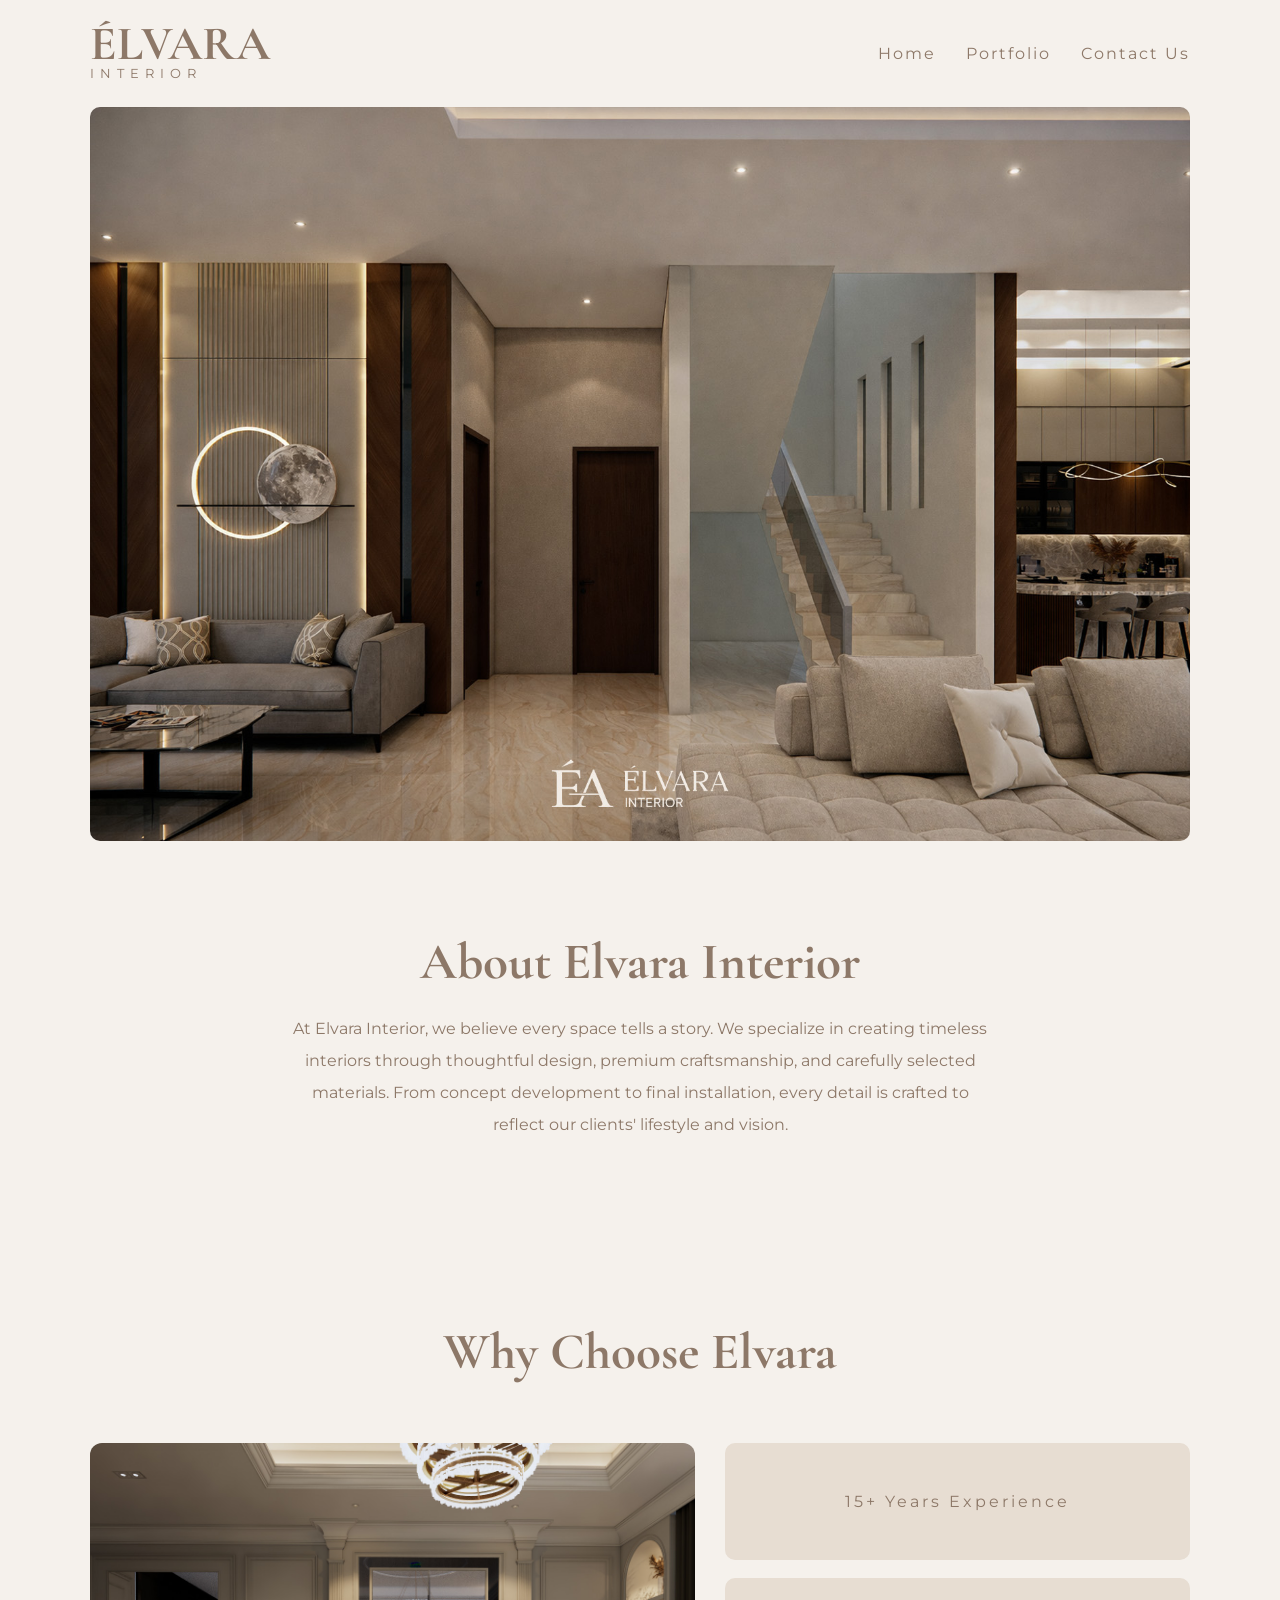
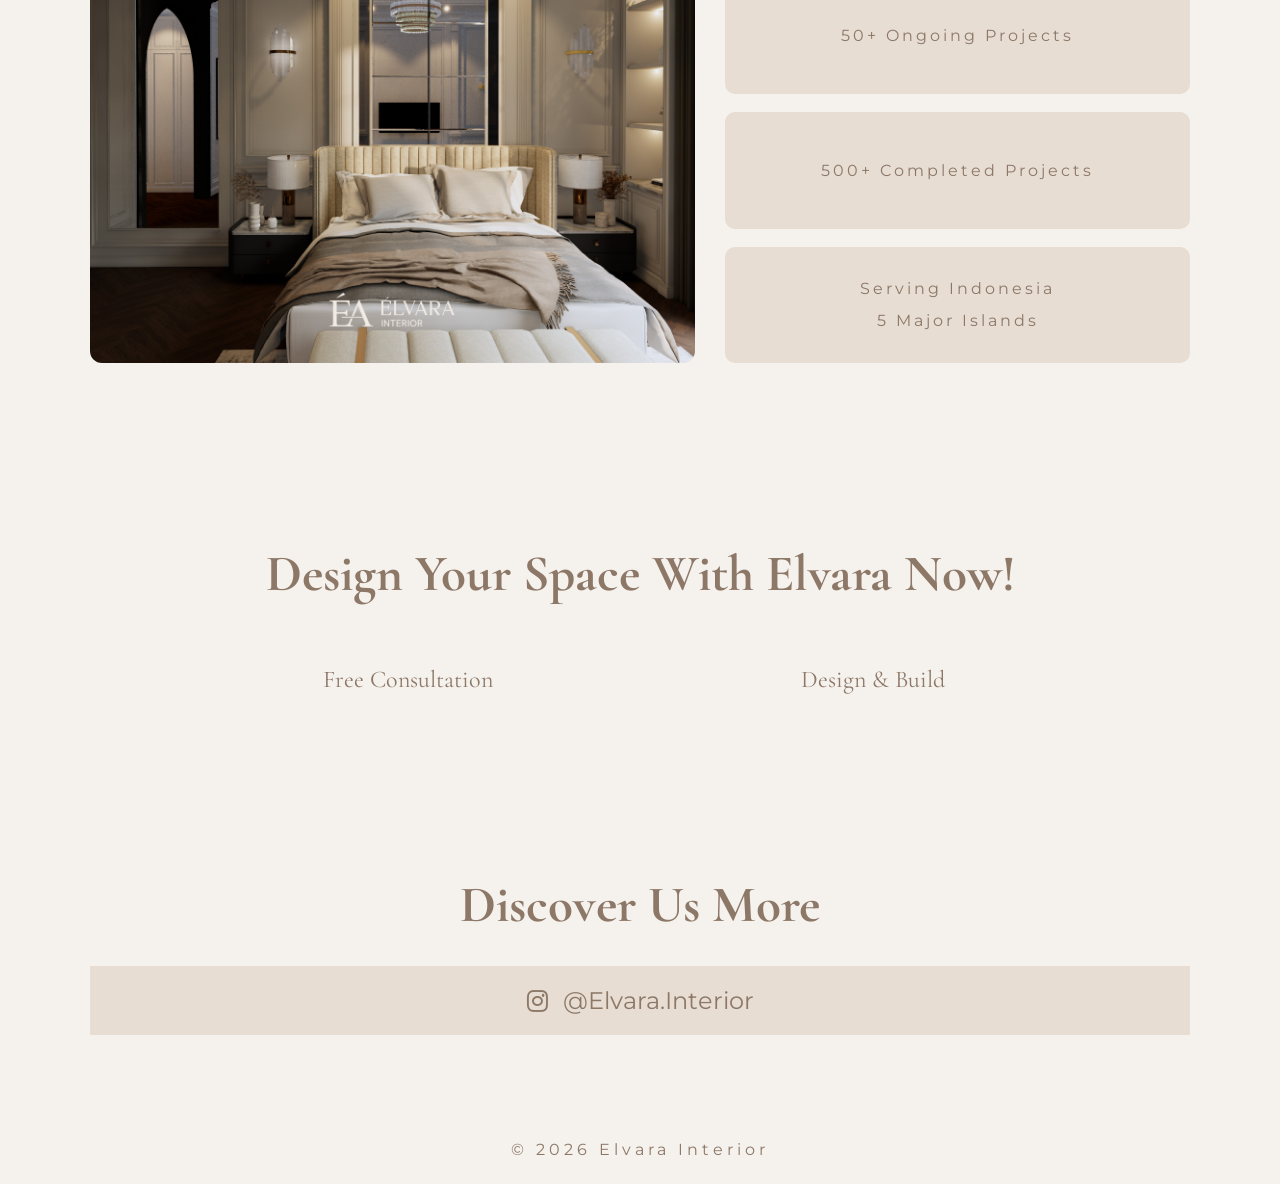
<file: index.html>
<!DOCTYPE html>
<html lang="en">
<head>
<meta charset="UTF-8">
<meta name="viewport" content="width=device-width, initial-scale=1.0">

<title>Elvara Interior</title>

<link rel="preconnect" href="https://fonts.googleapis.com">
<link rel="preconnect" href="https://fonts.gstatic.com" crossorigin>

<link href="https://fonts.googleapis.com/css2?family=Cormorant+Garamond:wght@300;400;500;600&family=Montserrat:wght@300;400&display=swap" rel="stylesheet">

<link rel="stylesheet" href="style.css">

<link rel="stylesheet"
href="https://cdnjs.cloudflare.com/ajax/libs/font-awesome/6.5.2/css/all.min.css">
</head>

<body>

<!-- SPLASH -->

<div id="splash">

    <div class="splash-content">

        <h1>ÉLVARA</h1>

        <span>INTERIOR</span>

        <p>Elevate Your Space With Us</p>

    </div>

</div>

<!-- WEBSITE -->

<div id="website">

<header>

    <div class="logo">

        <h1>ÉLVARA</h1>

        <span>INTERIOR</span>

    </div>

    <nav>

        <a href="index.html">Home</a>
        <a href="portfolio.html">Portfolio</a>
        <a href="contact.html">Contact Us</a>

    </nav>

</header>

<!-- HERO -->

<section class="hero">

    <img src="Hero image.jpg" alt="">

</section>

<!-- ABOUT -->

<section class="about">

    <h2>About Elvara Interior</h2>

    <p>
        At Elvara Interior, we believe every space tells a story. We specialize in creating timeless interiors through thoughtful design, premium craftsmanship, and carefully selected materials. From concept development to final installation, every detail is crafted to reflect our clients' lifestyle and vision.
    </p>

</section>

<!-- WHY CHOOSE -->

<section class="why">

    <h2>Why Choose Elvara</h2>

    <div class="why-grid">

        <div class="slider">

            <img
            id="slider-image"
            src="bedroom 4.jpg"
            alt="">

        </div>

        <div class="stats">

            <div class="stat-card">
                15+ Years Experience
            </div>

            <div class="stat-card">
                50+ Ongoing Projects
            </div>

            <div class="stat-card">
                500+ Completed Projects
            </div>

            <div class="stat-card">
                Serving Indonesia
                <br>
                5 Major Islands
            </div>

        </div>

    </div>

</section>

<!-- SERVICES -->

<section class="services">

    <h2>
        Design Your Space With
        Elvara Now!
    </h2>

    <div class="accordion">

        <div class="accordion-item">

            <button class="accordion-btn">
                Free Consultation
            </button>

            <div class="accordion-content">

                <p>
                    Not Sure Where To Start?
                    Contact Us Now!
                </p>

            </div>

        </div>

        <div class="accordion-item">

            <button class="accordion-btn">
                Design & Build
            </button>

            <div class="accordion-content">

                <p>
                    Need Inspiration?
                    Explore Our Work Here!
                </p>

            </div>

        </div>

    </div>

</section>

<!-- DISCOVER -->

<section class="discover">

    <h2>Discover Us More</h2>

    <a href="https://www.instagram.com/elvarainterior?igsh=MTNjdXAydGFzNW9jcQ=="
       class="instagram">

       <i class="fa-brands fa-instagram"></i>

       @Elvara.Interior

    </a>
    
</section>




<footer>

    © 2026 Elvara Interior

</footer>

</div>

<script src="script.js"></script>

</body>
</html>
</file>
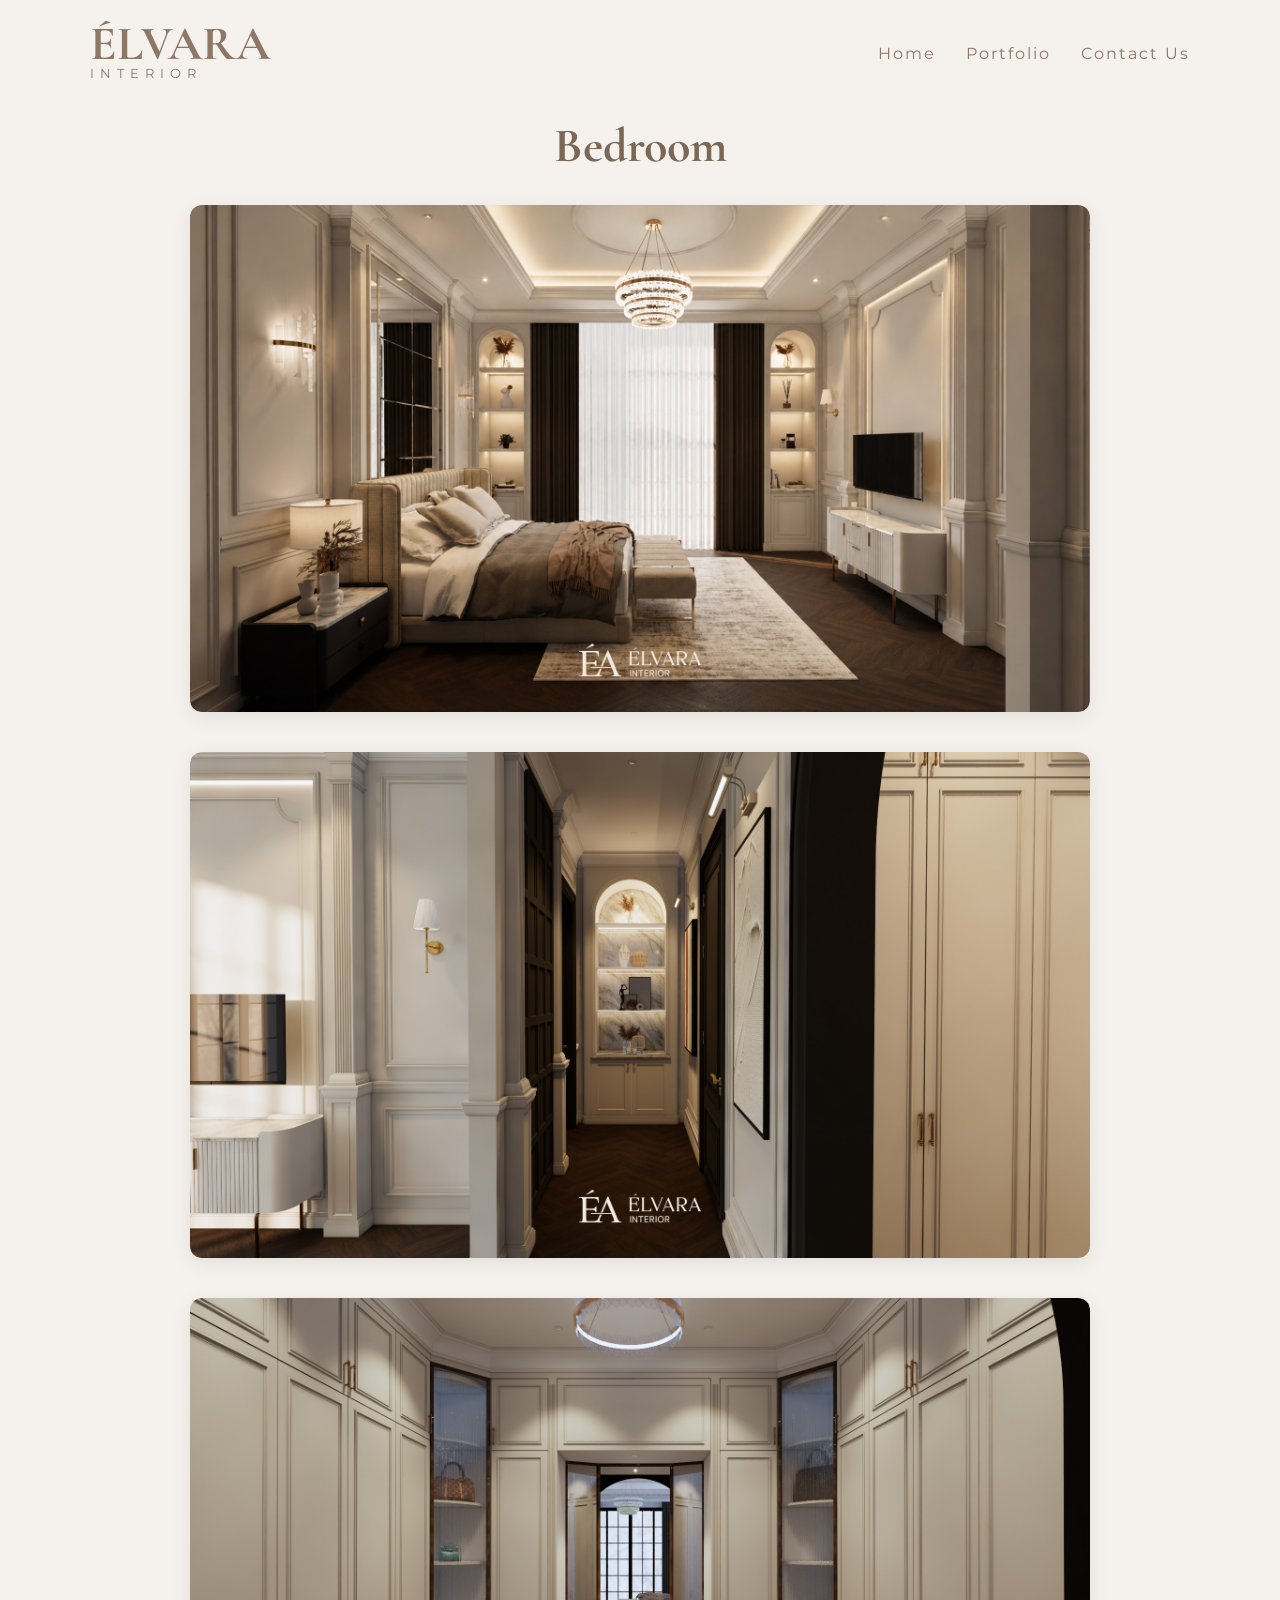
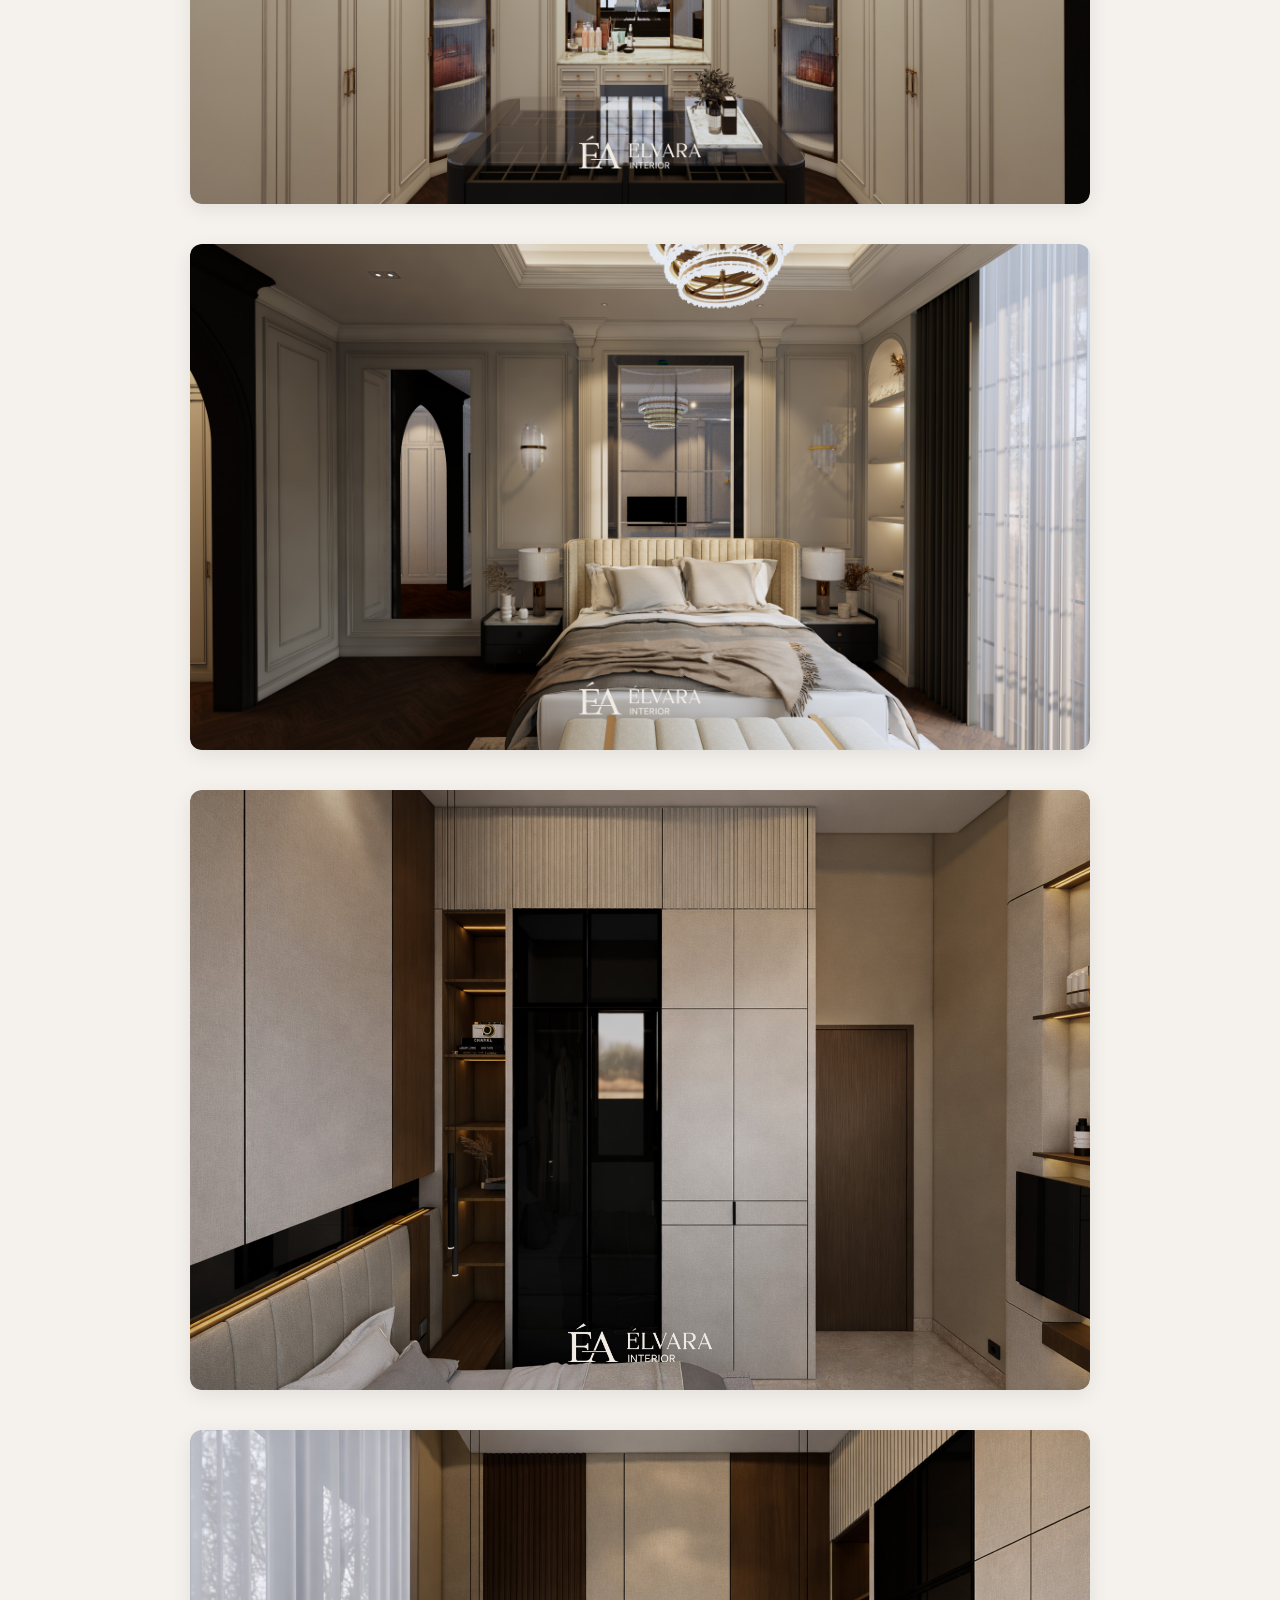
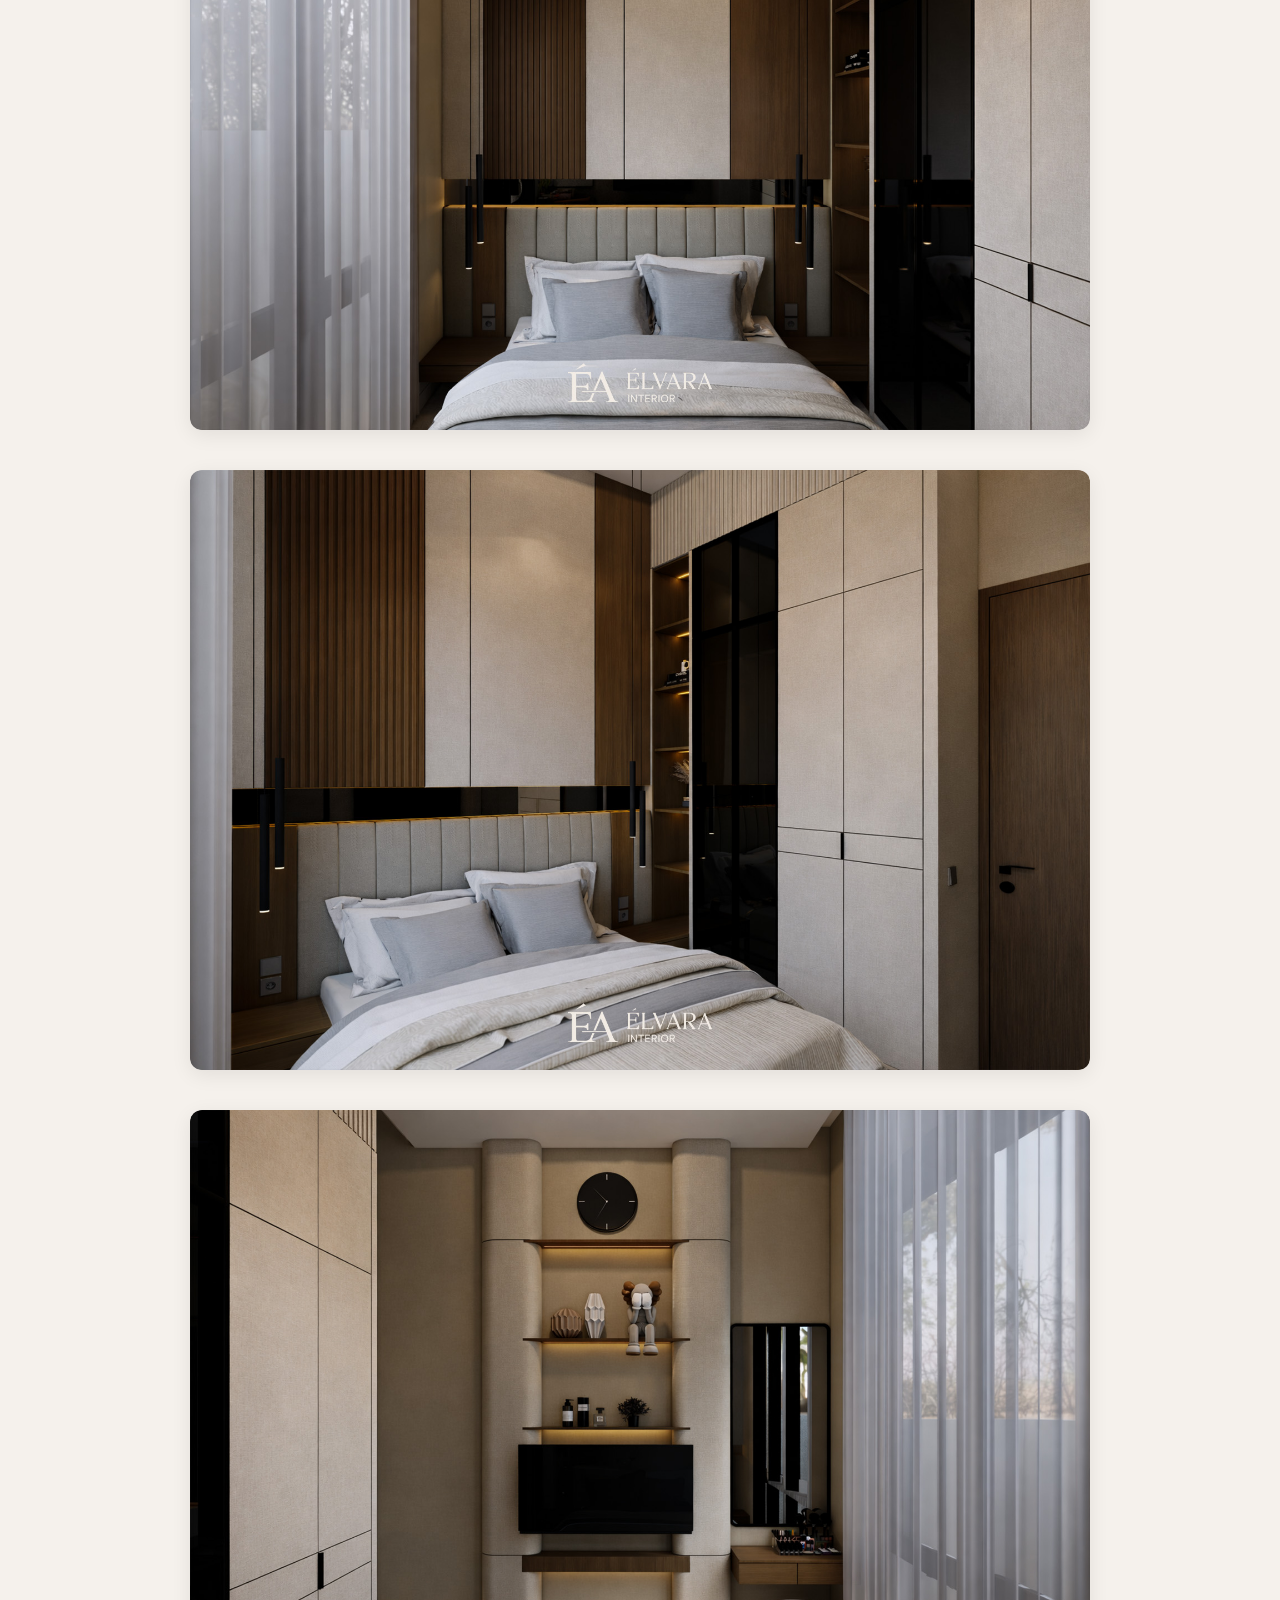
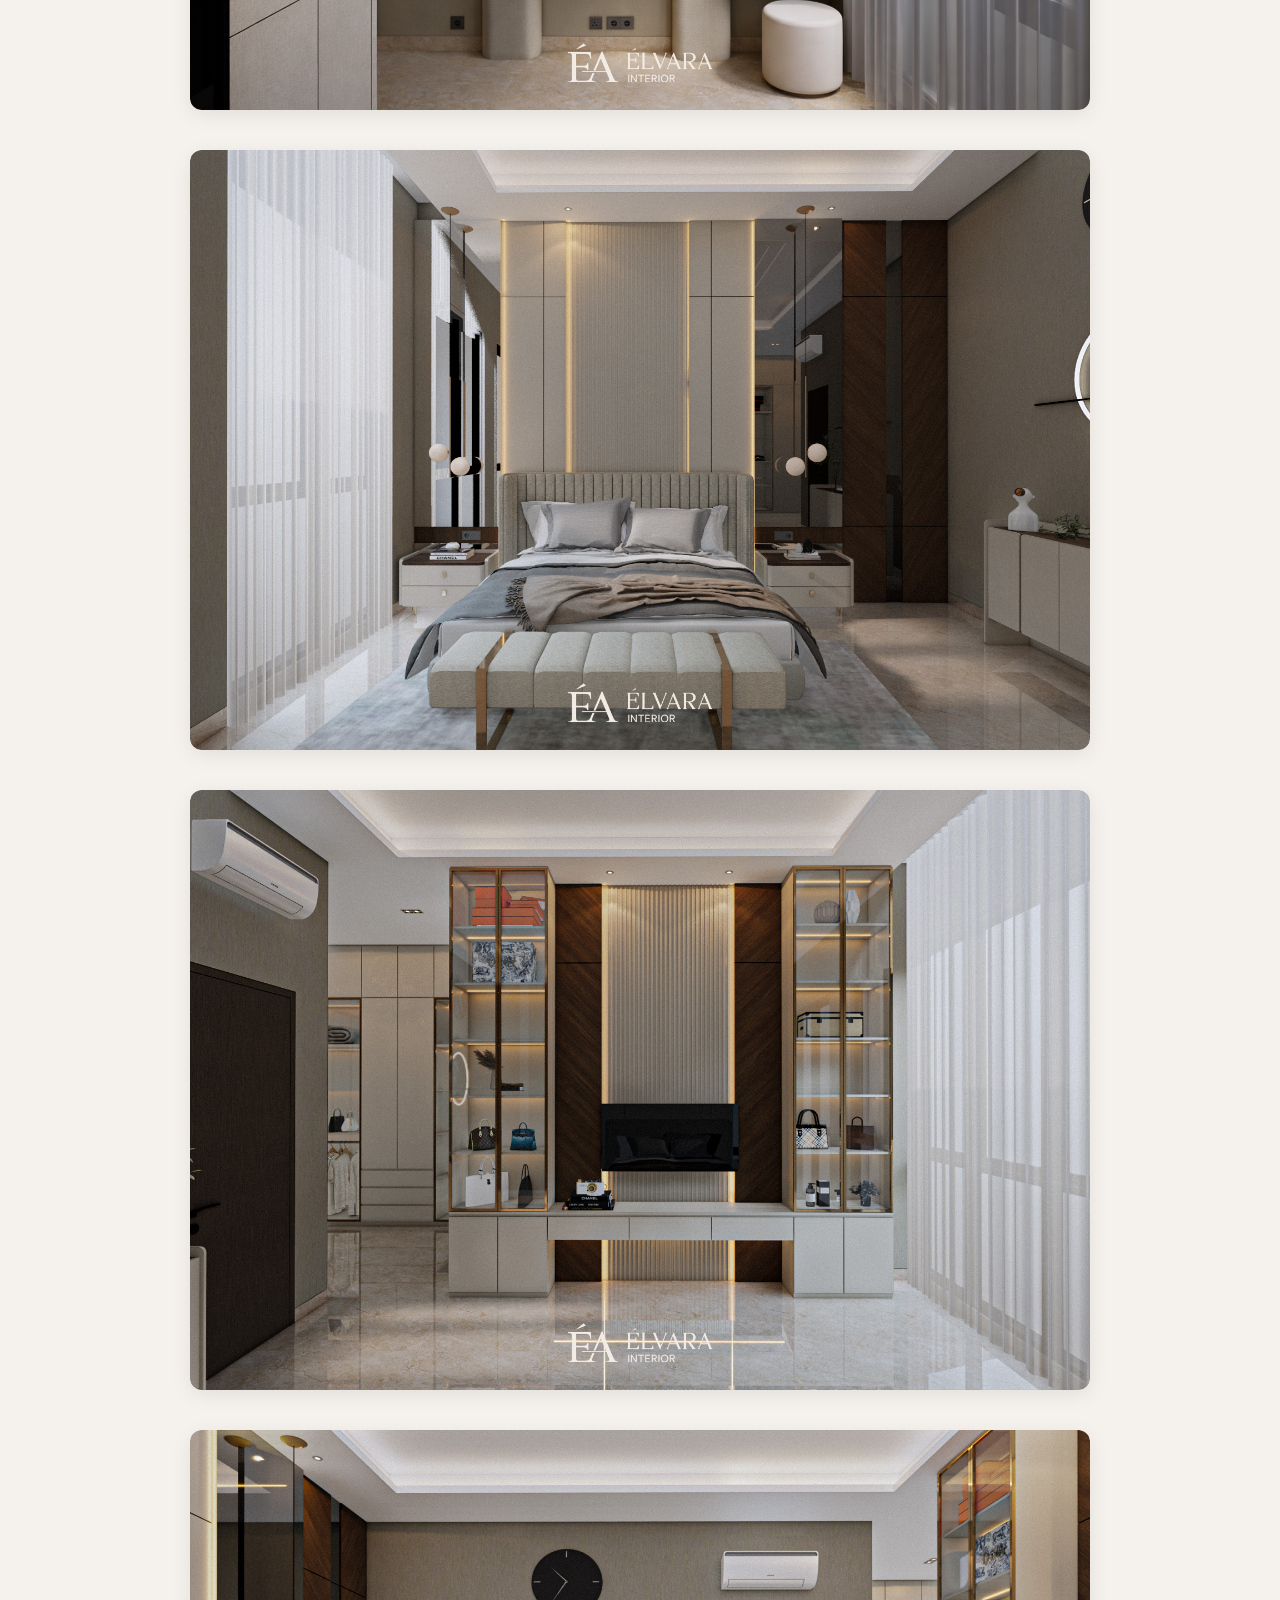
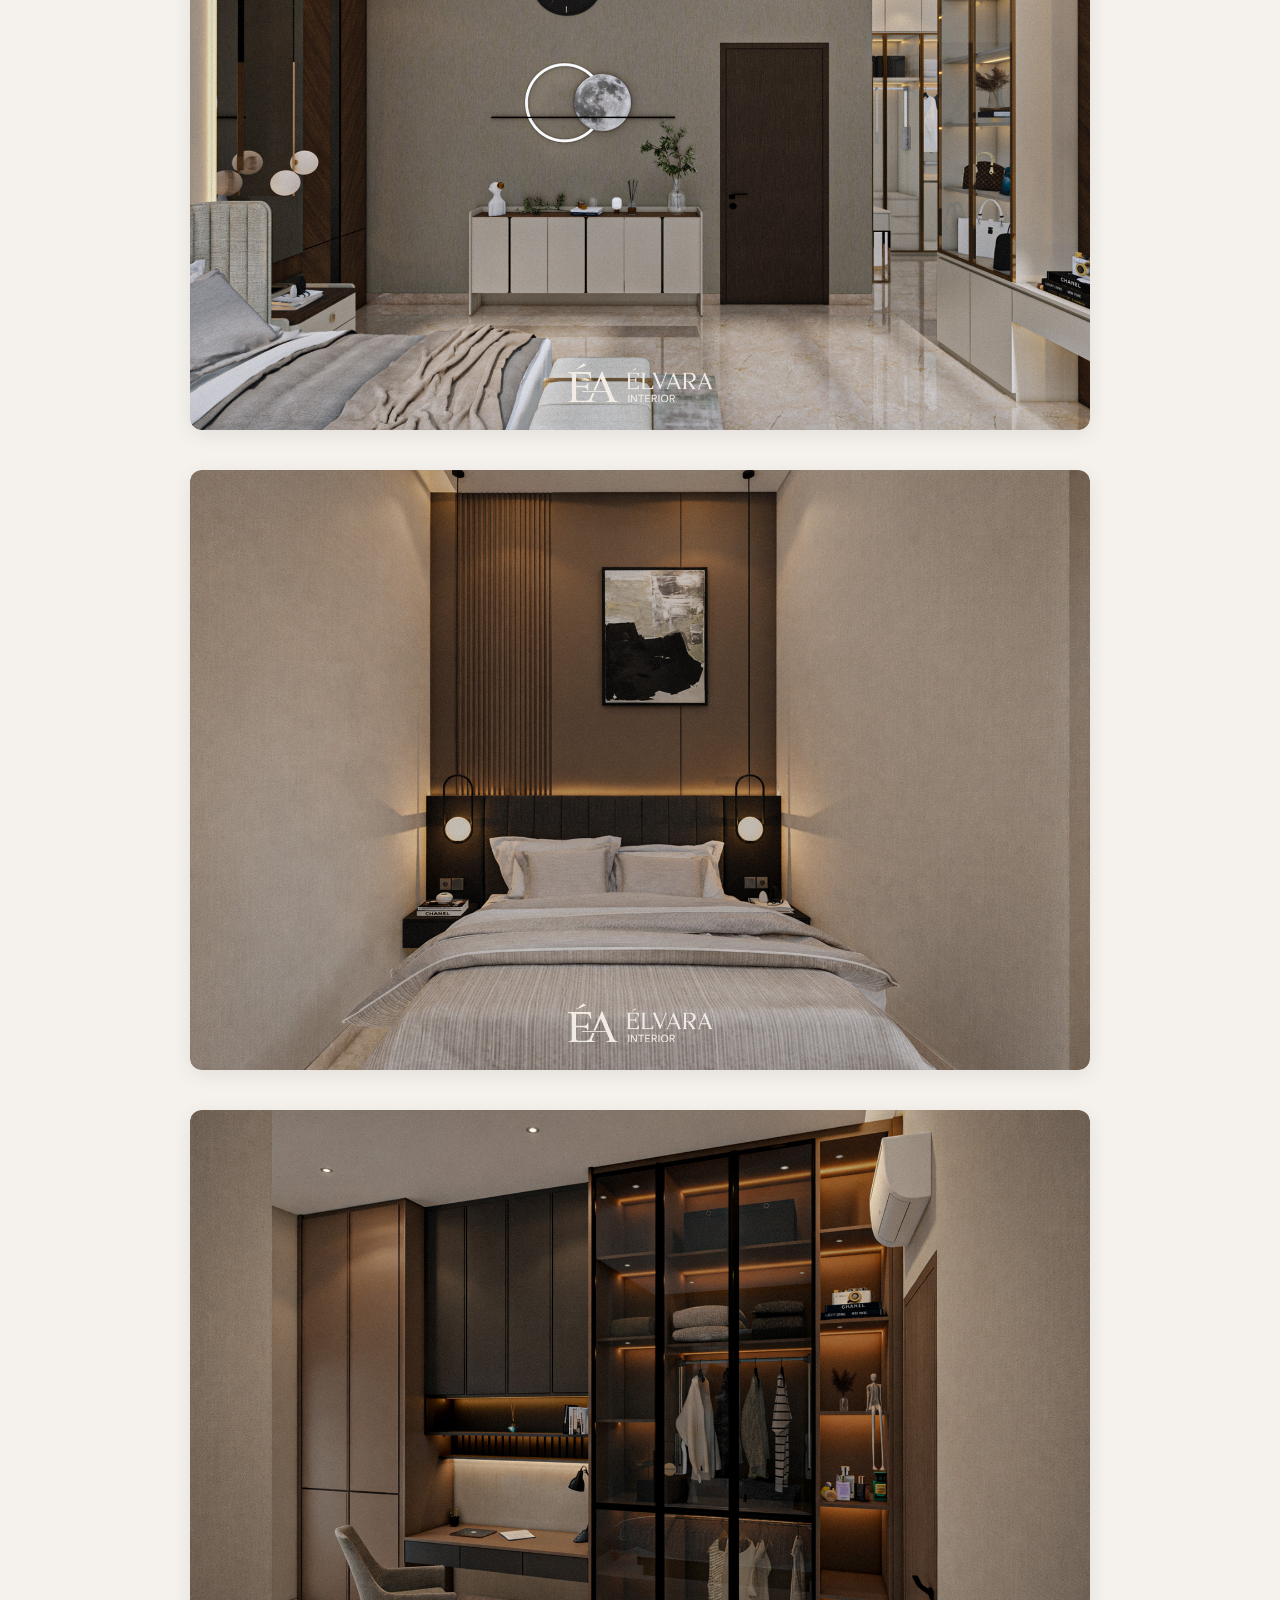
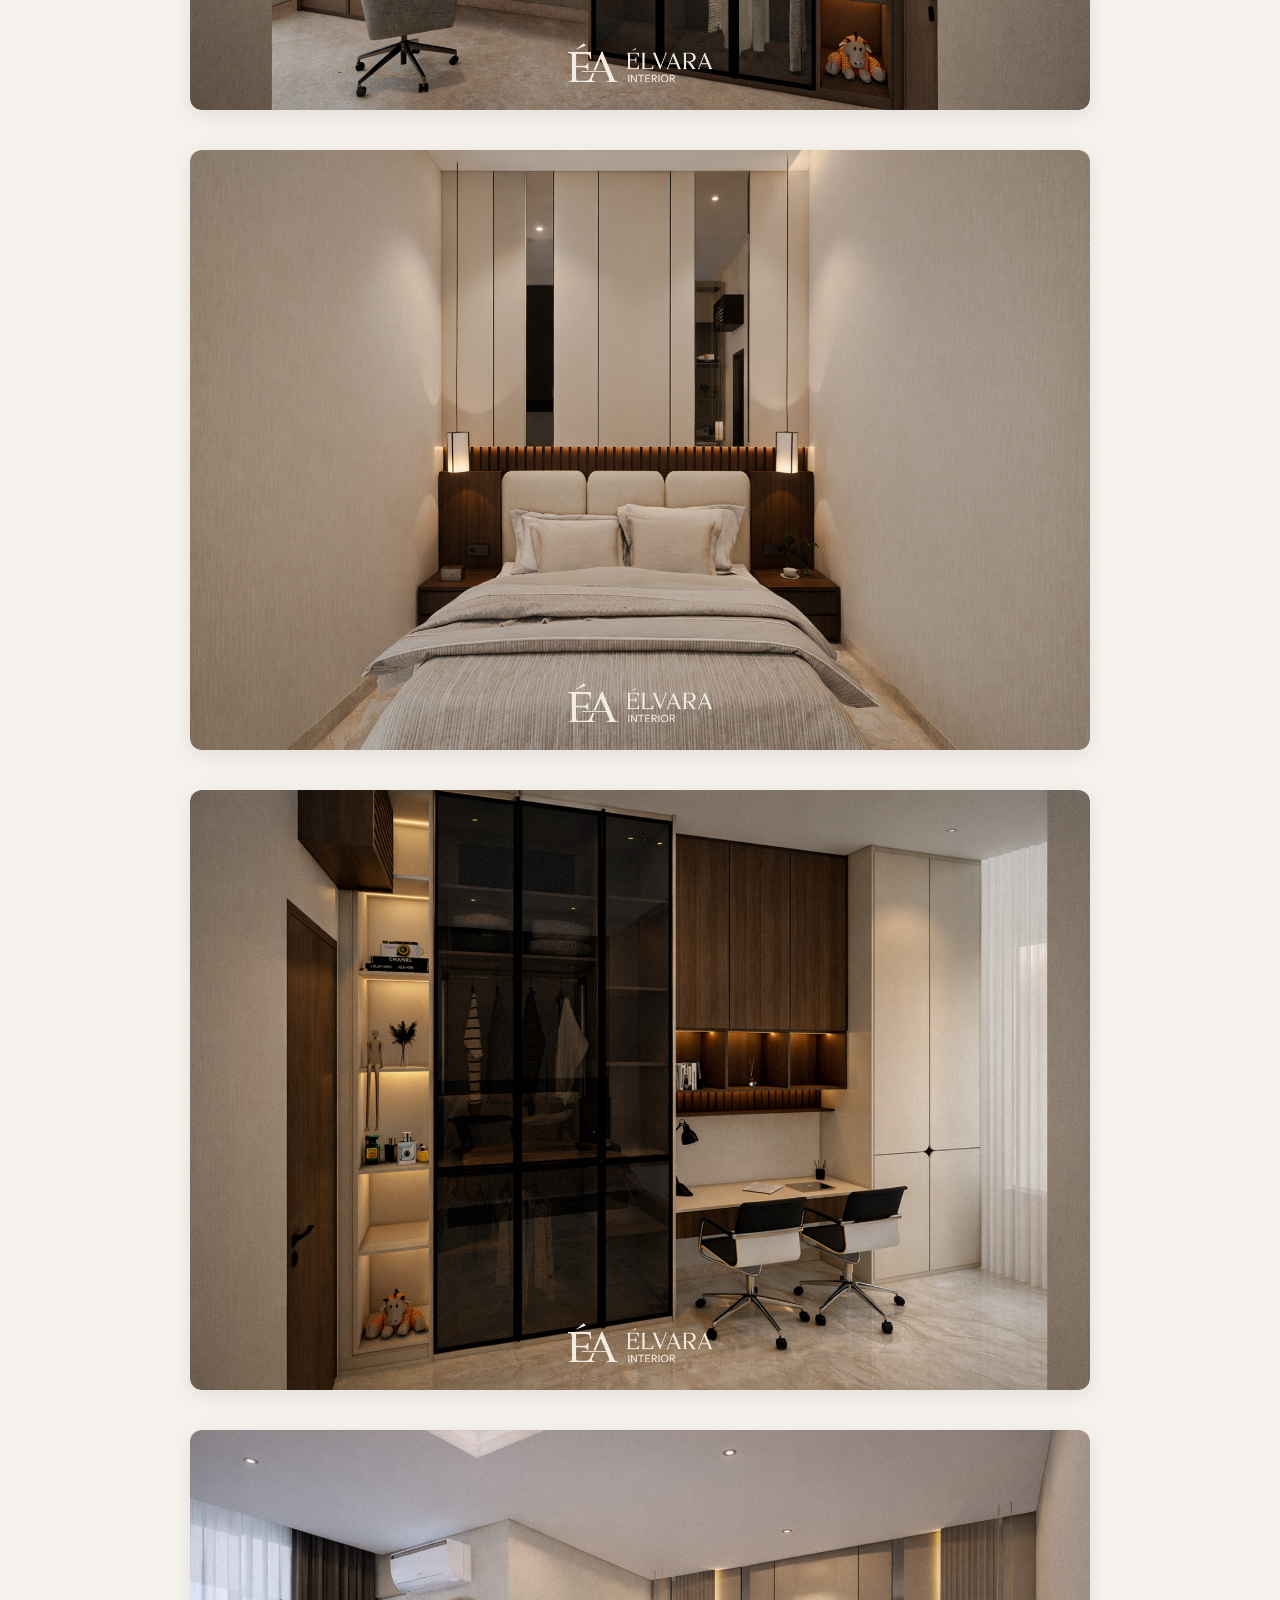
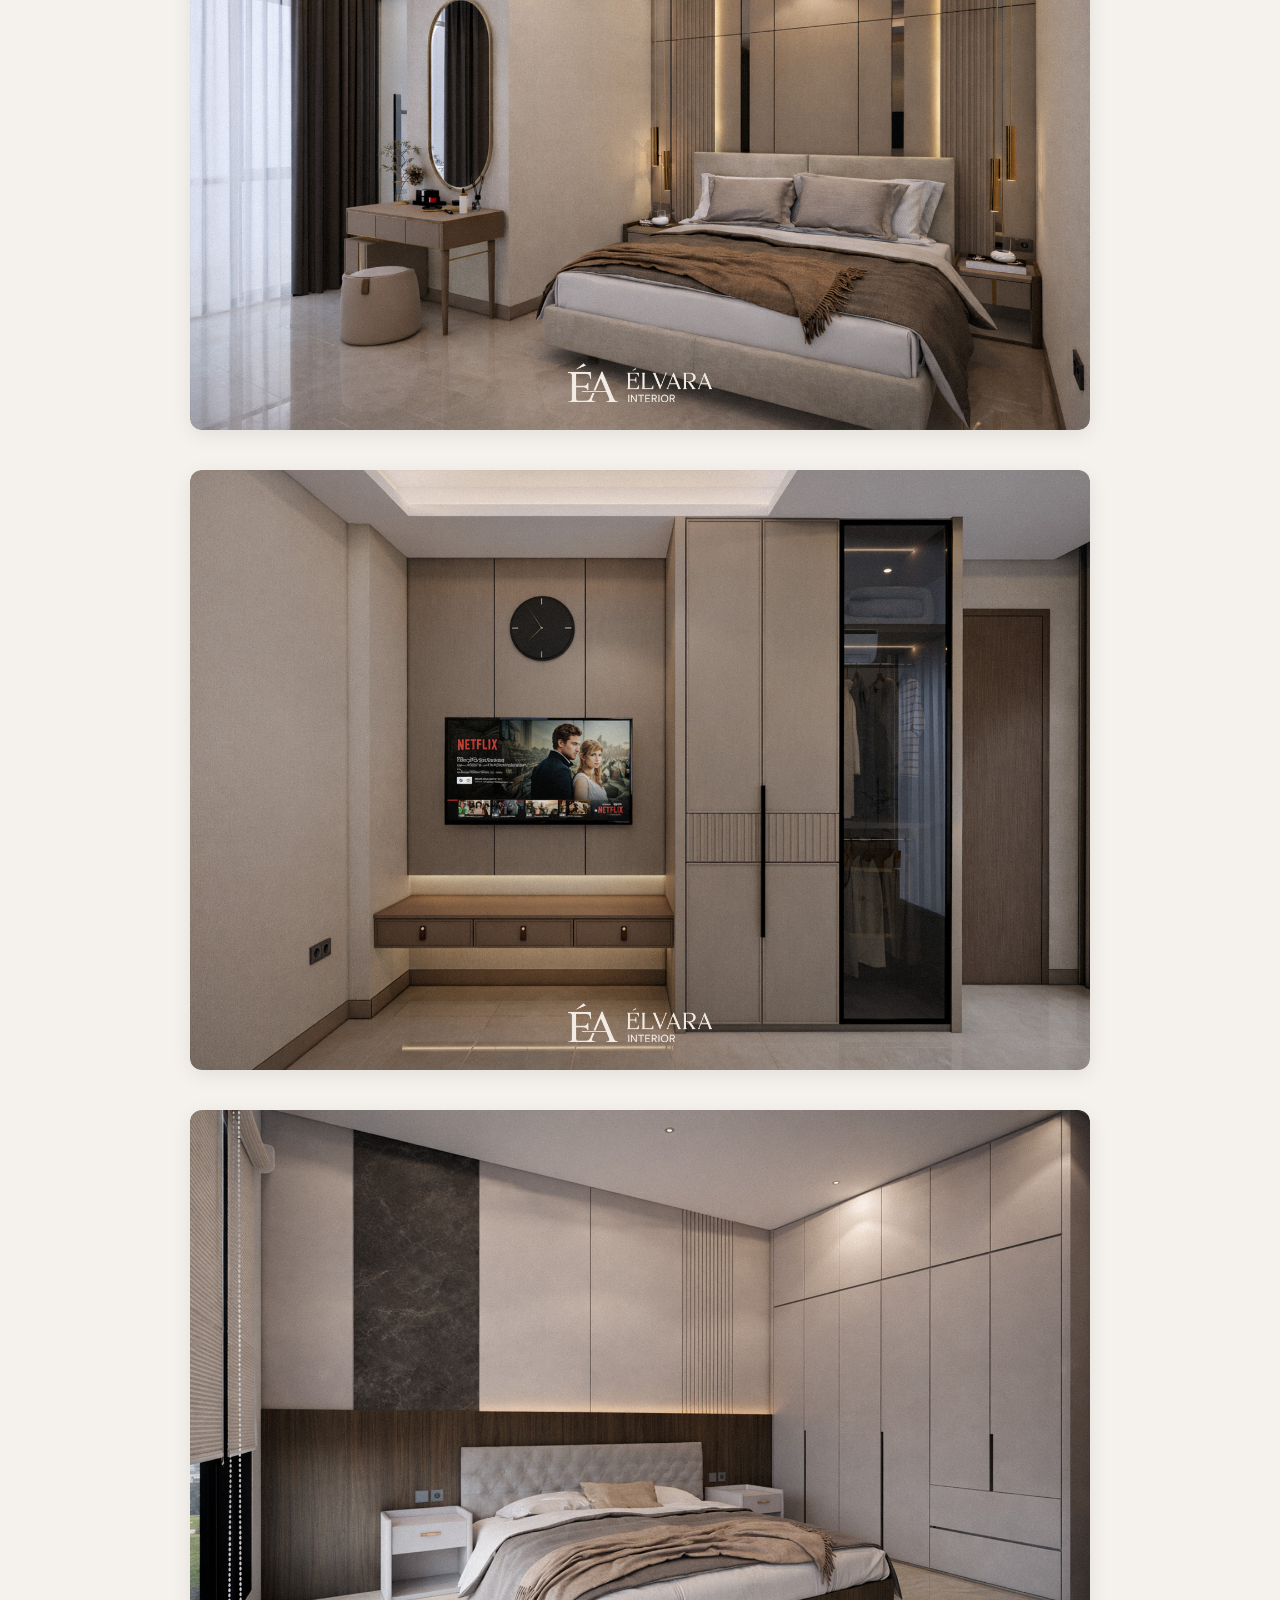
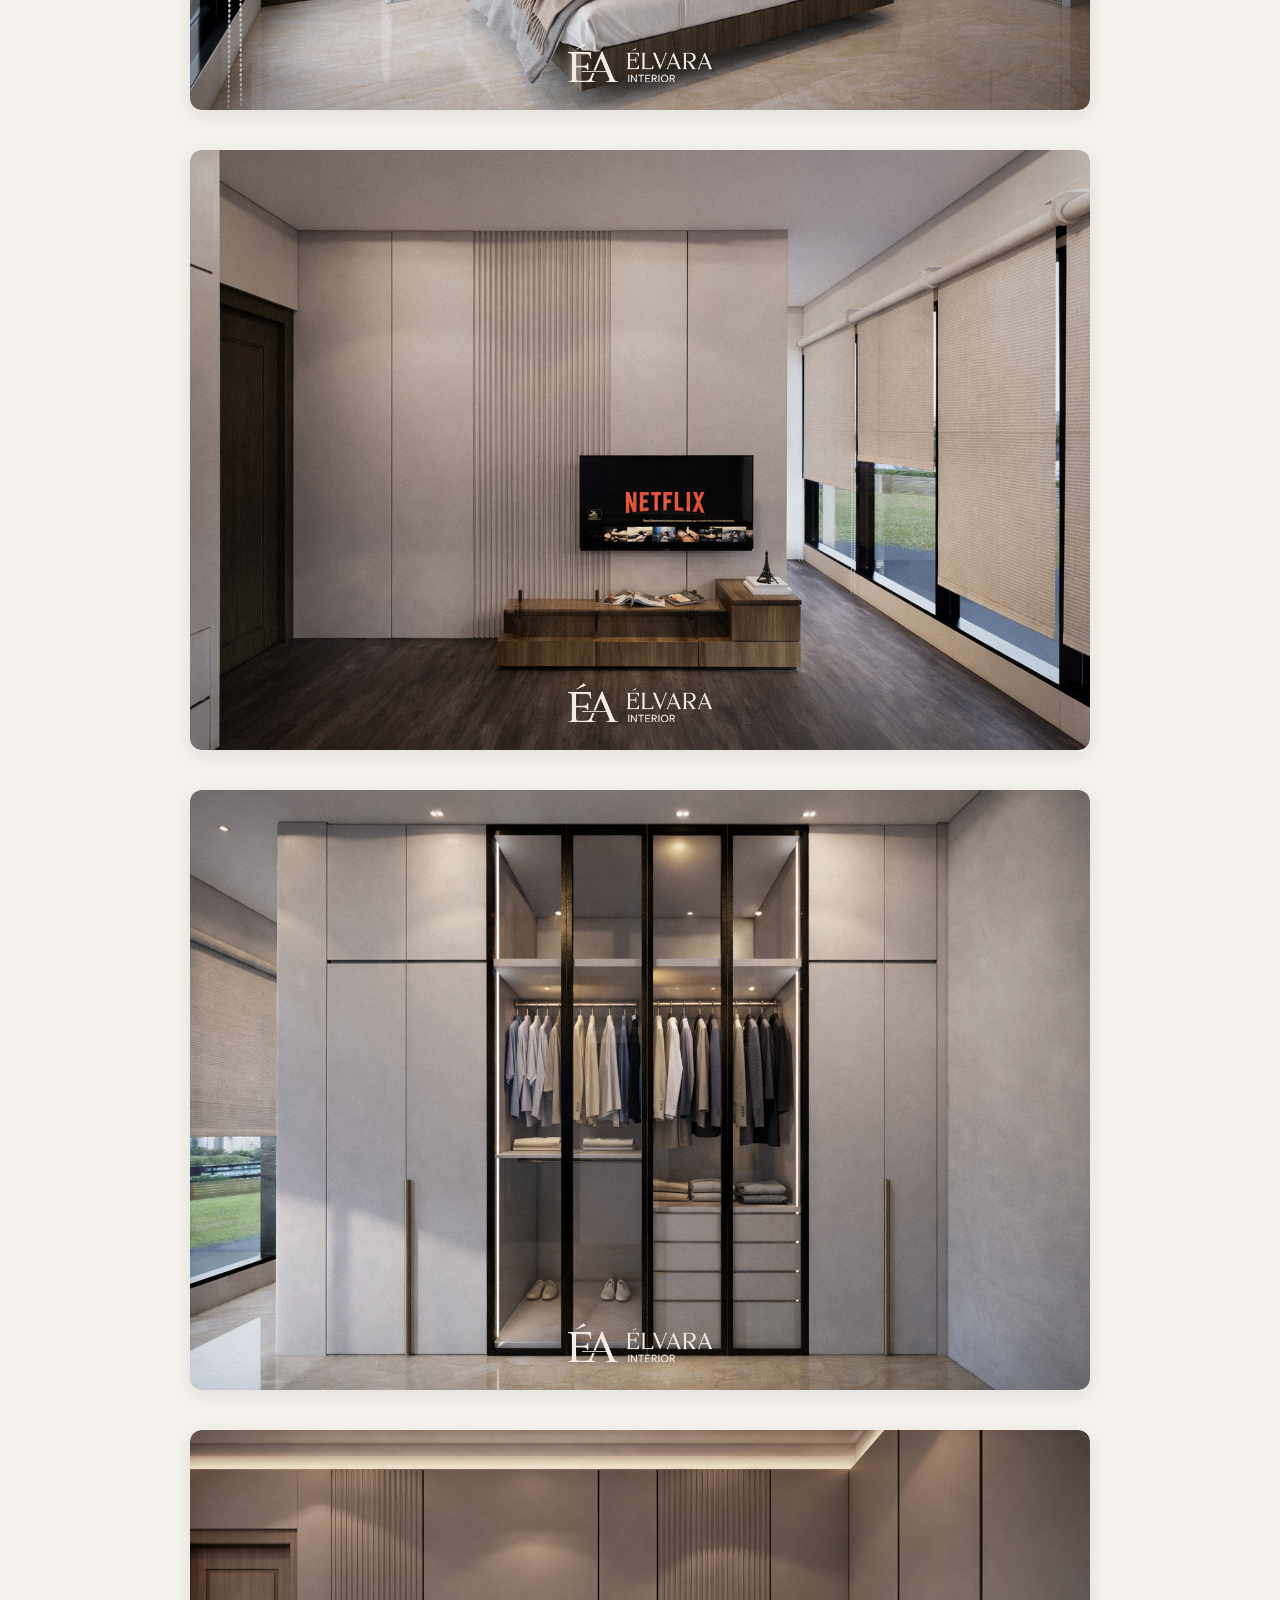
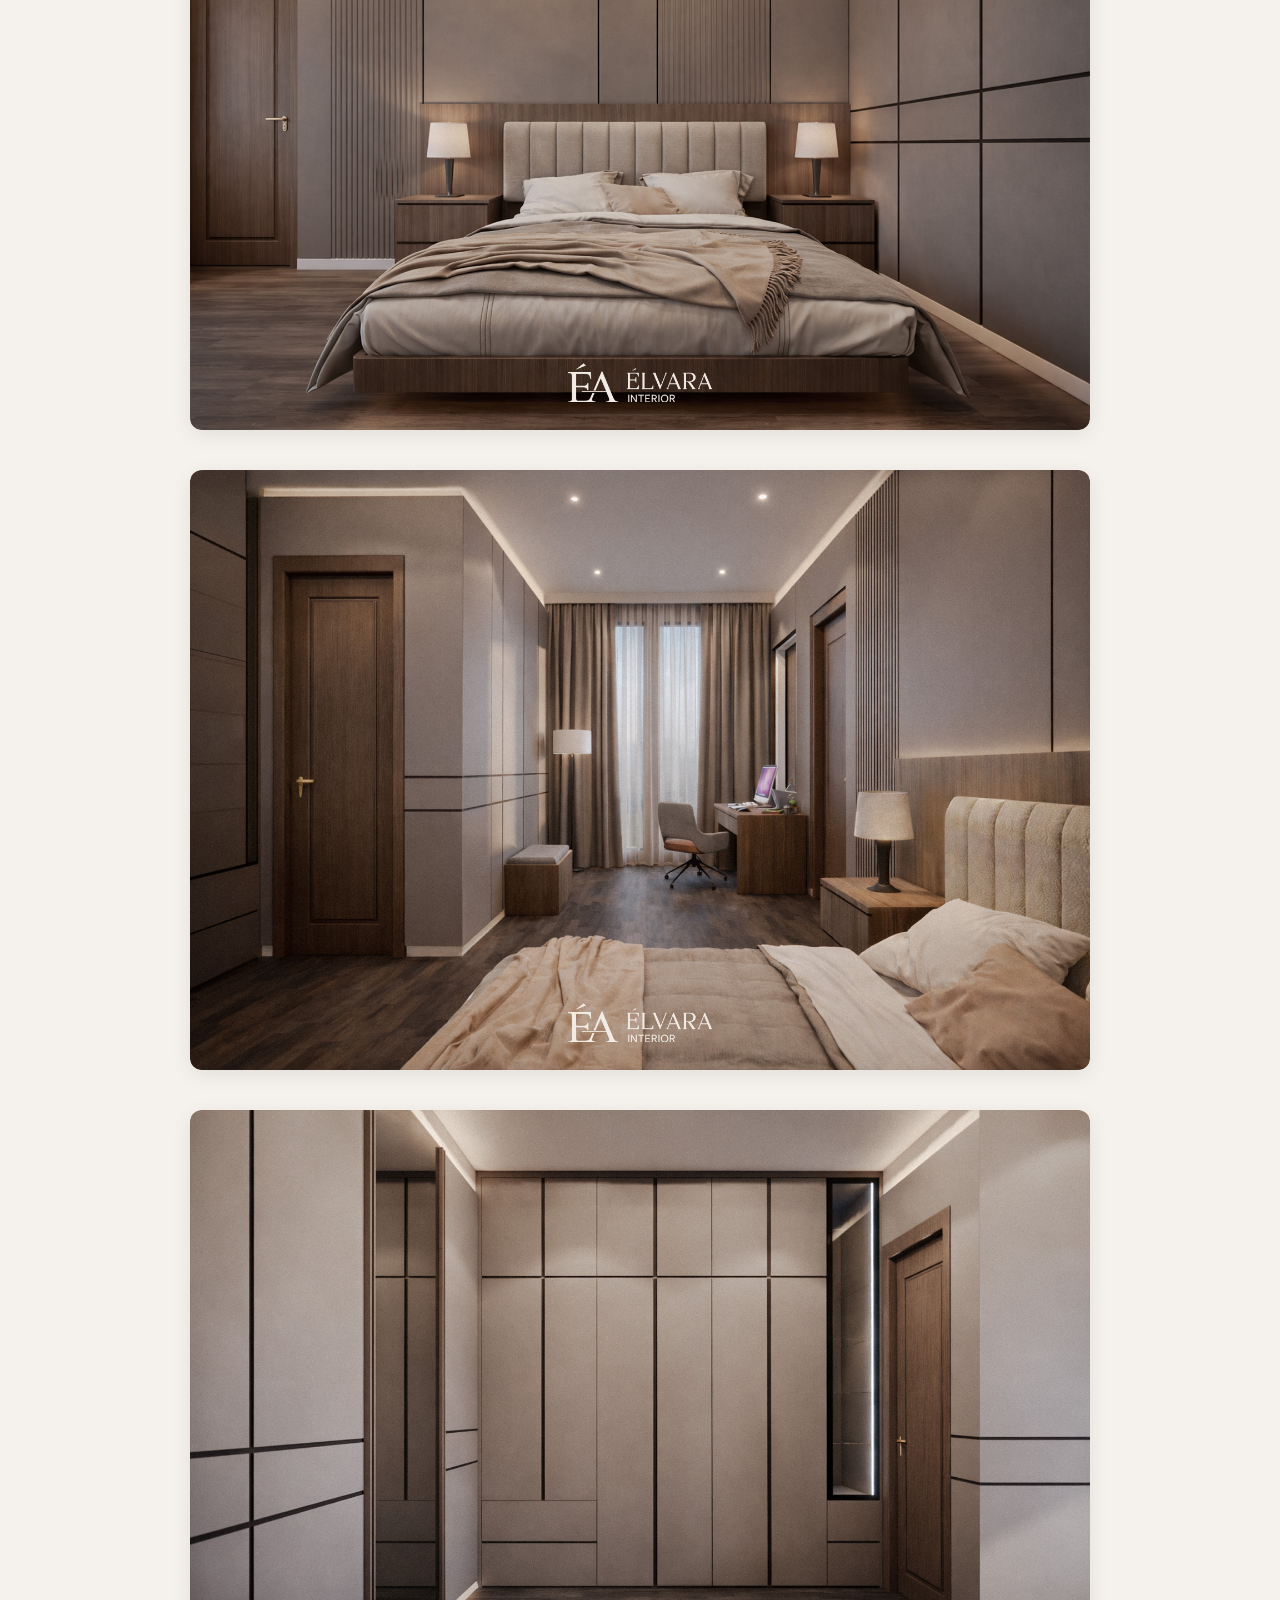
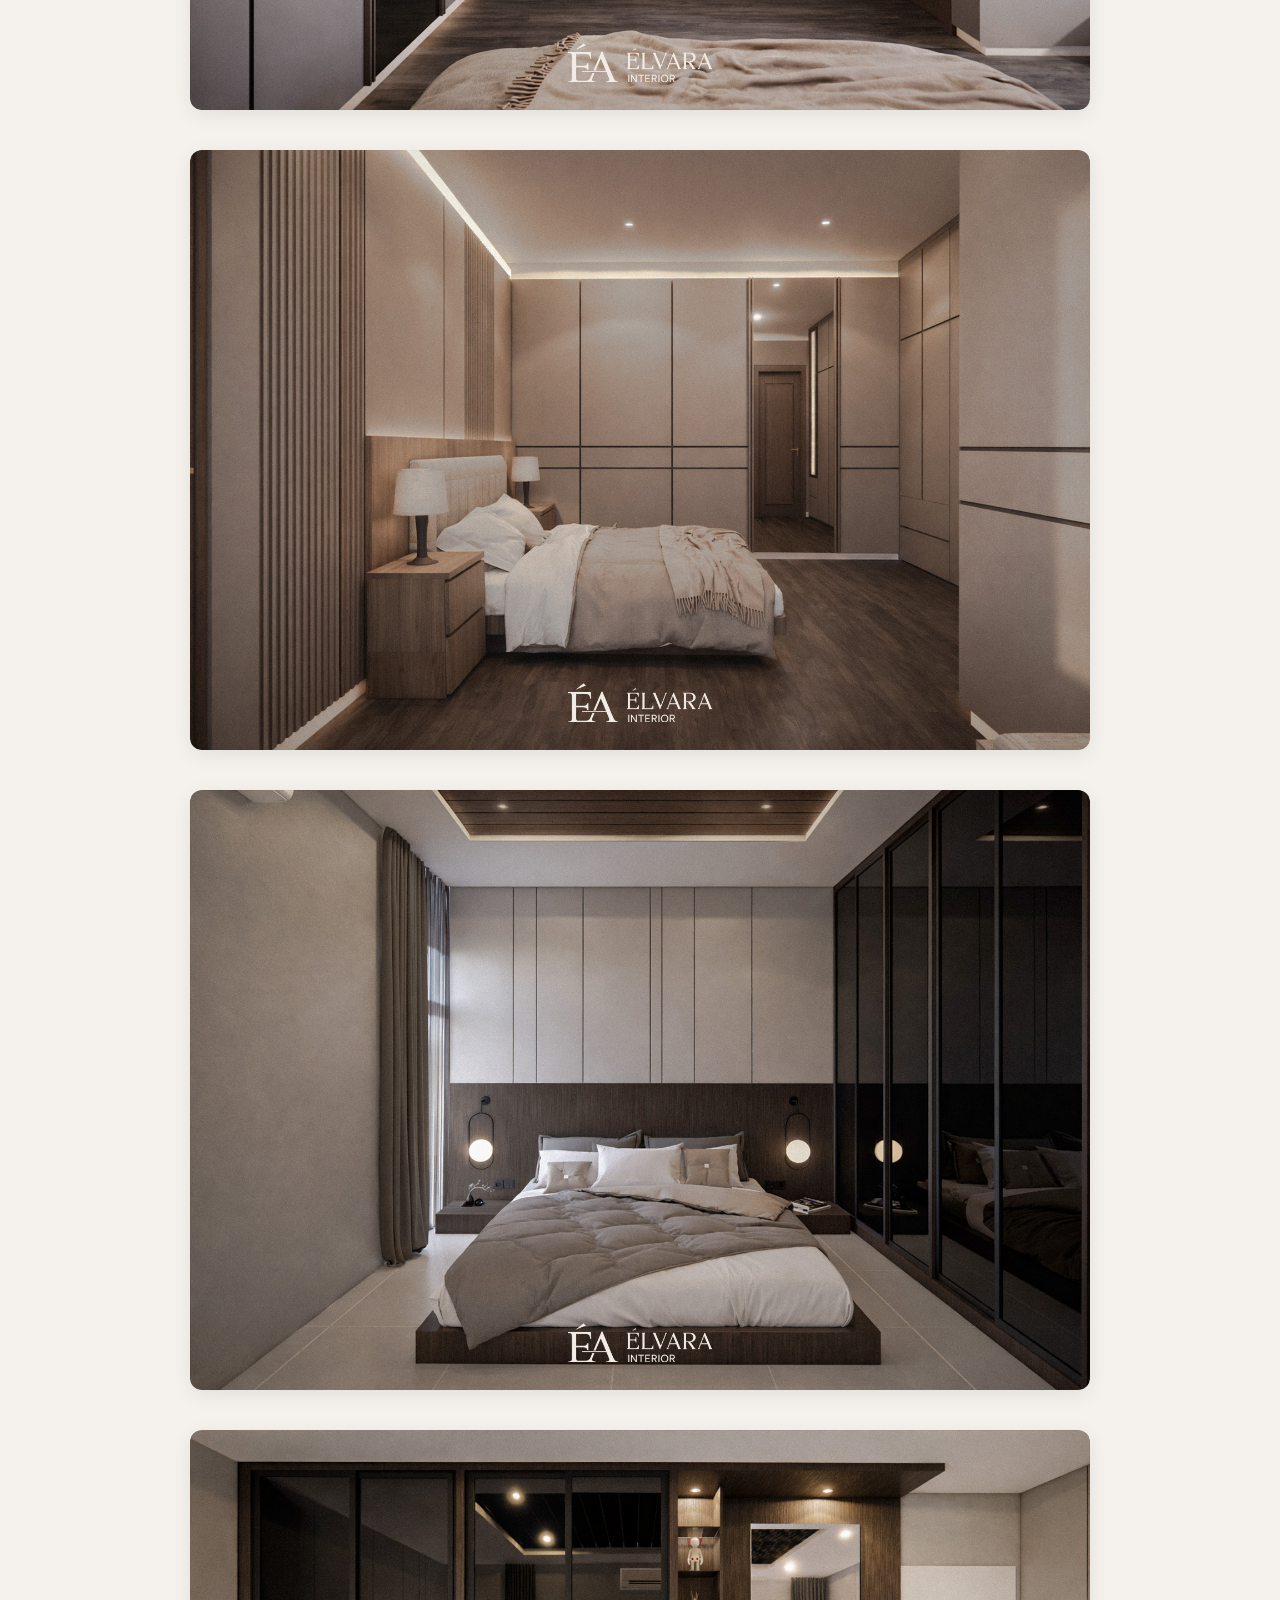
<file: bedroom.html>
<!DOCTYPE html>
<html lang="en">
<head>
    <meta charset="UTF-8">
    <meta name="viewport" content="width=device-width, initial-scale=1.0">
    <link rel="preconnect" href="https://fonts.gstatic.com" crossorigin>

<link href="https://fonts.googleapis.com/css2?family=Cormorant+Garamond:wght@300;400;500;600&family=Montserrat:wght@300;400&display=swap" rel="stylesheet">

<link rel="stylesheet" href="style.css">

<link rel="stylesheet"
href="https://cdnjs.cloudflare.com/ajax/libs/font-awesome/6.5.2/css/all.min.css">
    <title>Bedroom</title>
</head>
<body>
    <header>
        <div class="logo">

            <h1>ÉLVARA</h1>

            <span>INTERIOR</span>

        </div>

        <nav>

            <a href="index.html">Home</a>
            <a href="portfolio.html">Portfolio</a>
            <a href="contact.html">Contact Us</a>

        </nav>
    </header>
        
    <section class="page-title">
        <h2>Bedroom</h2>
    </section>
        <section class="gallery">

            <div class="project">
                <img src="bedroom 14.jpg" alt="">
            </div>

            <div class="project">
                <img src="bedroom 3.jpg" alt="">
            </div>

            <div class="project">
                <img src="bedroom 2.jpg" alt="">
            </div>

            <div class="project">
                <img src="bedroom 4.jpg" alt="">
            </div>

            <div class="project">
                <img src="Bedroom 5.jpg" alt="">
            </div>

            <div class="project">
                <img src="bedroom 16.jpg" alt="">
            </div>

            <div class="project">
                <img src="bedroom 17.jpg" alt="">
            </div>

            <div class="project">
                <img src="bedroom 18.jpg" alt="">
            </div>

            <div class="project">
                <img src="bedroom 19.jpg" alt="">
            </div>

            <div class="project">
                <img src="Bedroom 6.jpg" alt="">
            </div>
            <div class="project">
                <img src="Bedroom 7.jpg" alt="">
            </div>
            <div class="project">
                <img src="bedroom 20.jpg" alt="">
            </div>
            <div class="project">
                <img src="Bedroom 8.jpg" alt="">
            </div>
            <div class="project">
                <img src="bedroom 21.jpg" alt="">
            </div>
            <div class="project">
                <img src="Bedroom 9.jpg" alt="">
            </div>
            <div class="project">
                <img src="bedroom 22.jpg" alt="">
            </div>
            <div class="project">
                <img src="bedroom 23.jpg" alt="">
            </div>
            <div class="project">
                <img src="bedroom 24.jpg" alt="">
            </div>
            <div class="project">
                <img src="bedroom 25.jpg" alt="">
            </div>
            <div class="project">
                <img src="bedroom 26.jpg" alt="">
            </div>
            <div class="project">
                <img src="bedroom 1.jpg" alt="">
            </div>
            <div class="project">
                <img src="bedroom 27.jpg" alt="">
            </div>
            <div class="project">
                <img src="bedroom 28.jpg" alt="">
            </div>
            <div class="project">
                <img src="bedroom 29.jpg" alt="">
            </div>
            <div class="project">
                <img src="bedroom 30.jpg" alt="">
            </div>
            <div class="project">
                <img src="bedroom 31.jpg" alt="">
            </div>
            <div class="project">
                <img src="bedroom 32.jpg" alt="">
            </div>
            <div class="project">
                <img src="bedroom 33.jpg" alt="">
            </div>
            <div class="project">
                <img src="bedroom 34.jpg" alt="">
            </div>
            <div class="project">
                <img src="bedroom 35.jpg" alt="">
            </div>
            <div class="project">
                <img src="Bedroom 13.jpg" alt="">
            </div>
            <div class="project">
                <img src="bedroom 36.jpg" alt="">
            </div>
            <div class="project">
                <img src="bedroom 37.jpg" alt="">
            </div>


        </section>

    <footer>

        © 2026 Elvara Interior

    </footer>

<script src="script.js"></script>
    
</body>
</html>
</file>
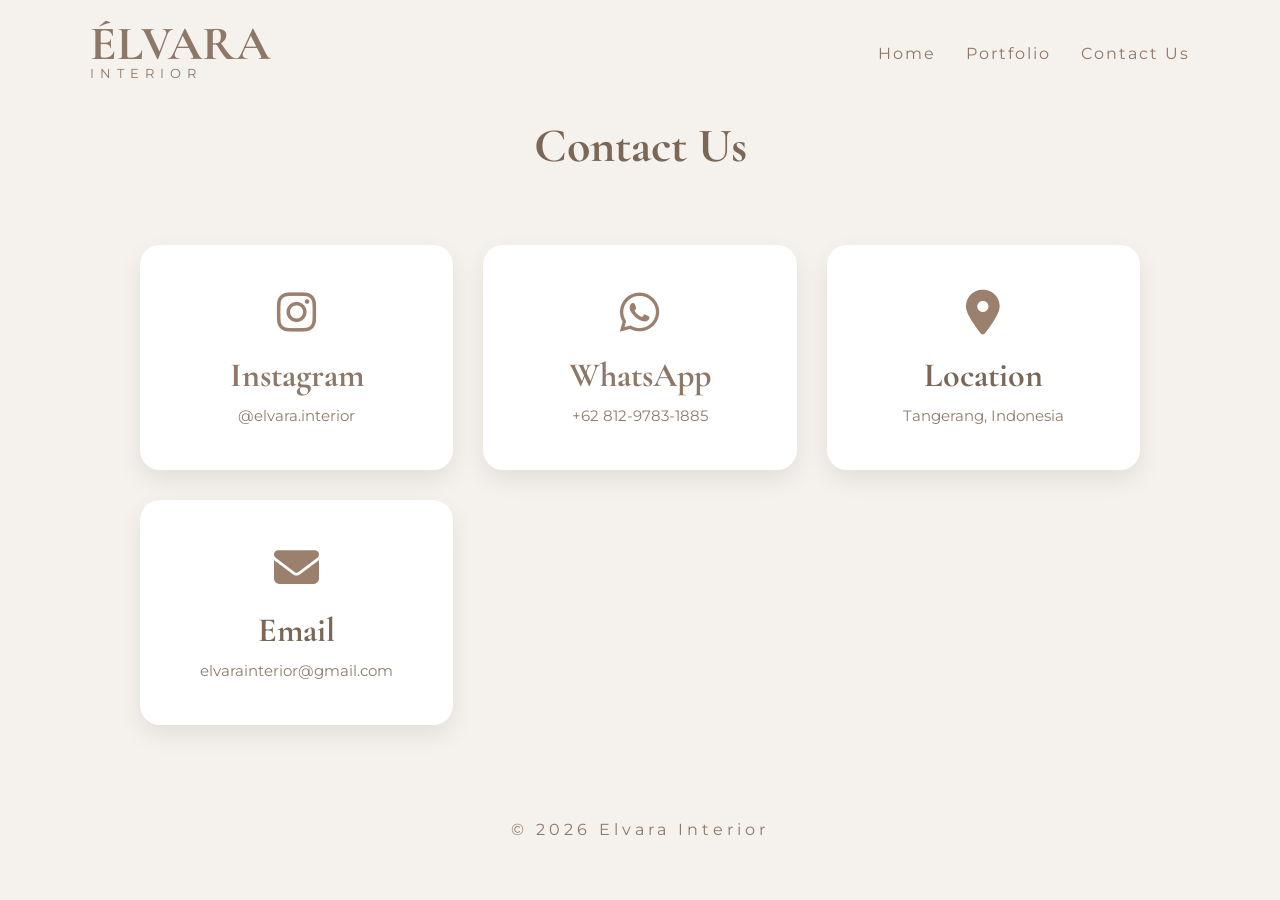
<file: contact.html>
<!DOCTYPE html>
<html lang="en">
<head>
    <meta charset="UTF-8">
    <meta name="viewport" content="width=device-width, initial-scale=1.0">
    <link rel="preconnect" href="https://fonts.googleapis.com">
<link rel="preconnect" href="https://fonts.gstatic.com" crossorigin>

<link href="https://fonts.googleapis.com/css2?family=Cormorant+Garamond:wght@300;400;500;600&family=Montserrat:wght@300;400&display=swap" rel="stylesheet">

<link rel="stylesheet" href="style.css">

<link rel="stylesheet"
href="https://cdnjs.cloudflare.com/ajax/libs/font-awesome/6.5.2/css/all.min.css">
    <title>Document</title>
</head>
<body>
<div id="website">

<header>

    <div class="logo">

        <h1>ÉLVARA</h1>

        <span>INTERIOR</span>

    </div>

    <nav>

        <a href="index.html">Home</a>
        <a href="portfolio.html">Portfolio</a>
        <a href="contact.html">Contact Us</a>

    </nav>

</header>
    <section class="page-title">
        <h2>Contact Us</h2>
    </section>

<section class="contact-grid">

    <a href="https://www.instagram.com/elvarainterior?igsh=MTNjdXAydGFzNW9jcQ=="
       class="contact-card" target="_blank" target="_blank" rel="noopener noreferrer"> 

        <i class="fa-brands fa-instagram"></i>

        <h3>Instagram</h3>

        <p>@elvara.interior</p>

    </a>


    <a href="https://wa.me/+6281297831885"
       class="contact-card">

        <i class="fa-brands fa-whatsapp"></i>

        <h3>WhatsApp</h3>

        <p>+62 812-9783-1885</p>

    </a>

    <a href="https://maps.app.goo.gl/Ej4h6nF5gT6okTdu5">
    <div class="contact-card">

        <i class="fa-solid fa-location-dot"></i>

        <h3>Location</h3>

        <p>Tangerang, Indonesia</p>

    </div>
    </a>

    <div class="contact-card">

        <i class="fa-solid fa-envelope"></i>

        <h3>Email</h3>

        <p>elvarainterior@gmail.com</p>

    </div>

</section>

<footer>

© 2026 Elvara Interior

</footer>

</body>
</html>
</file>
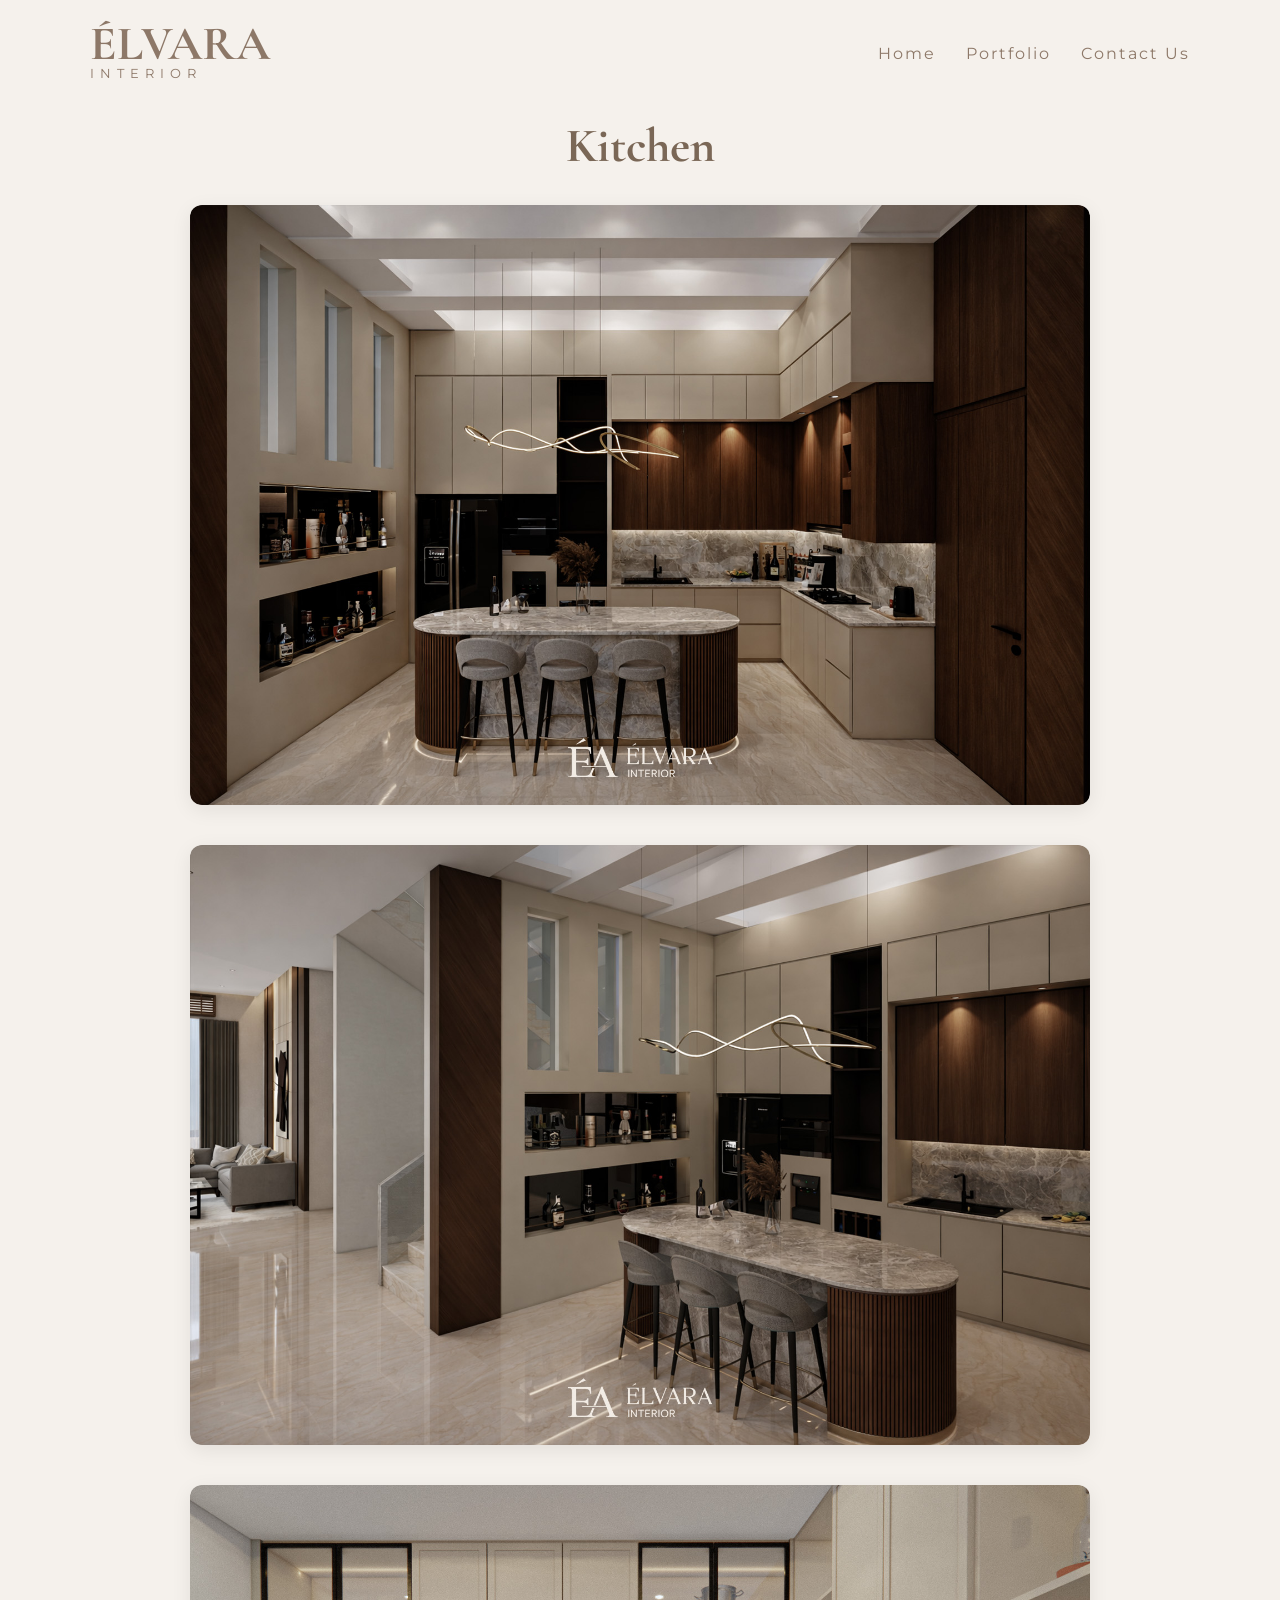
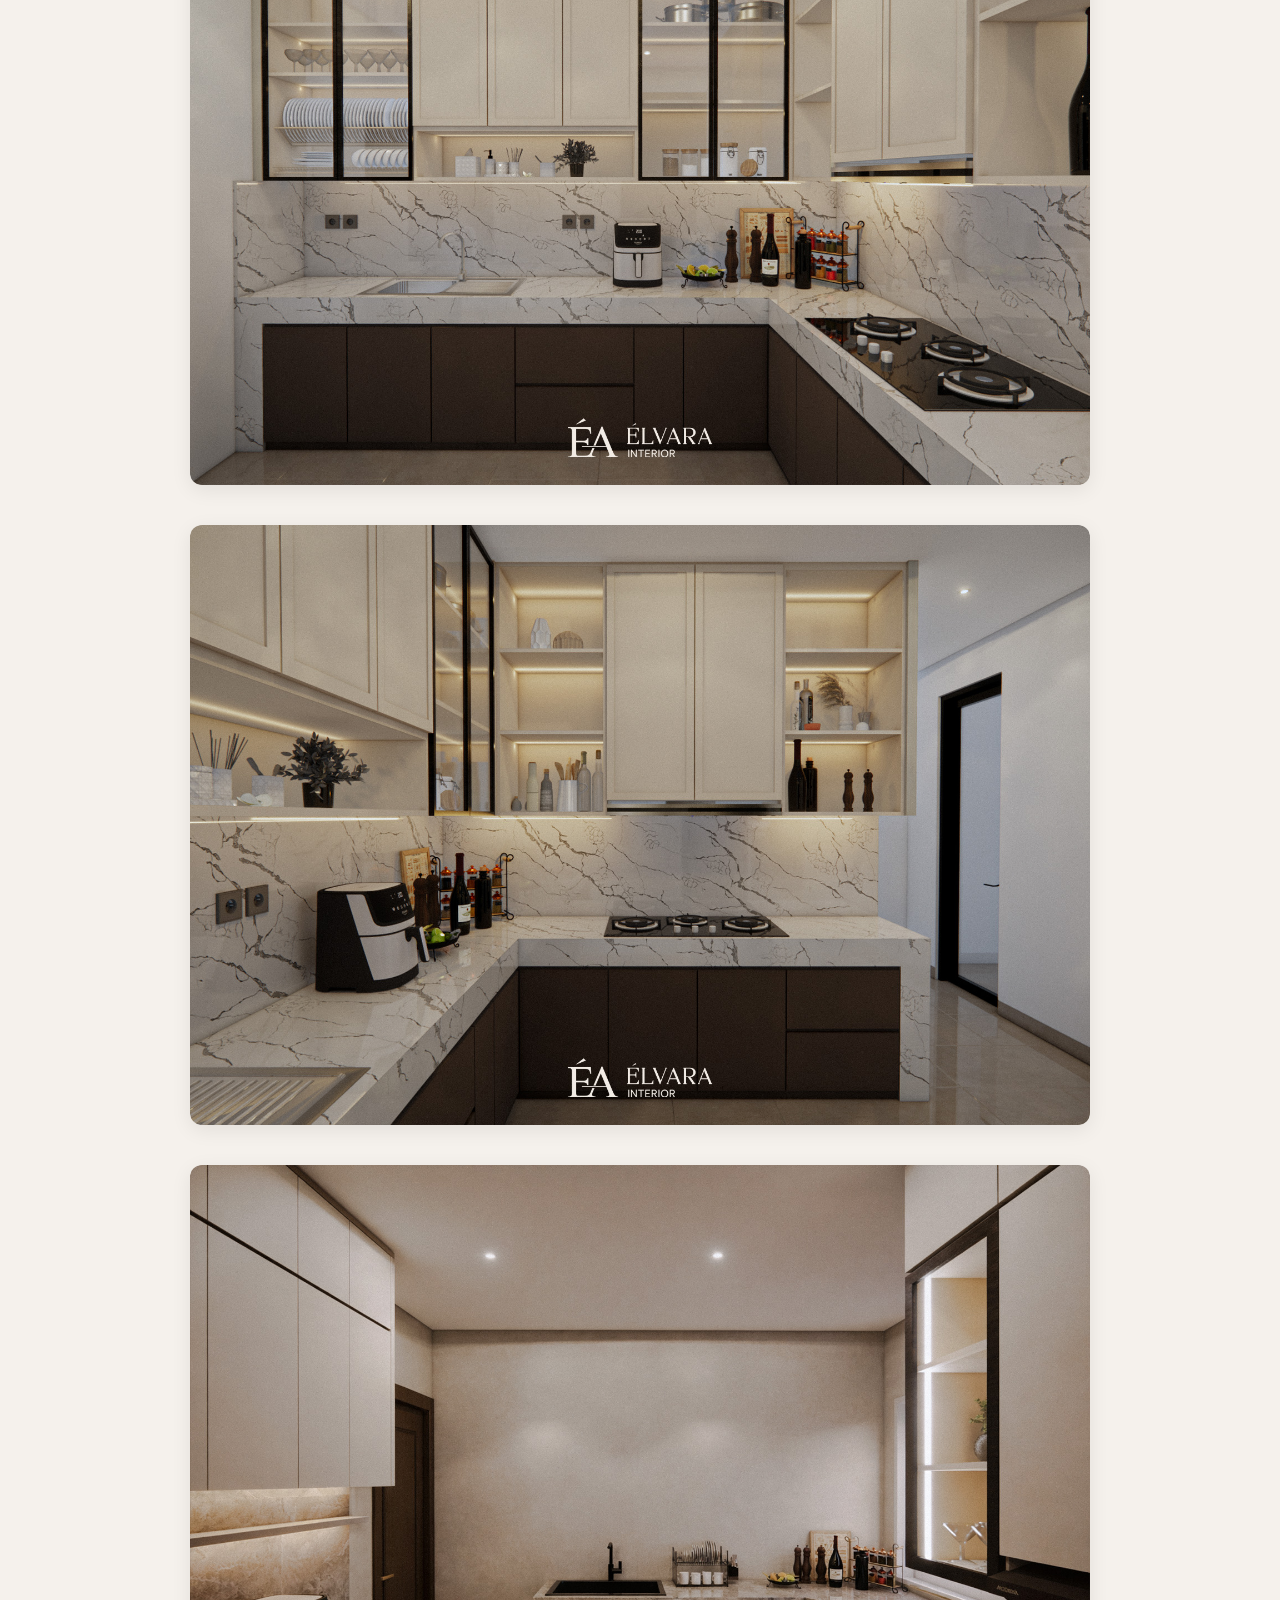
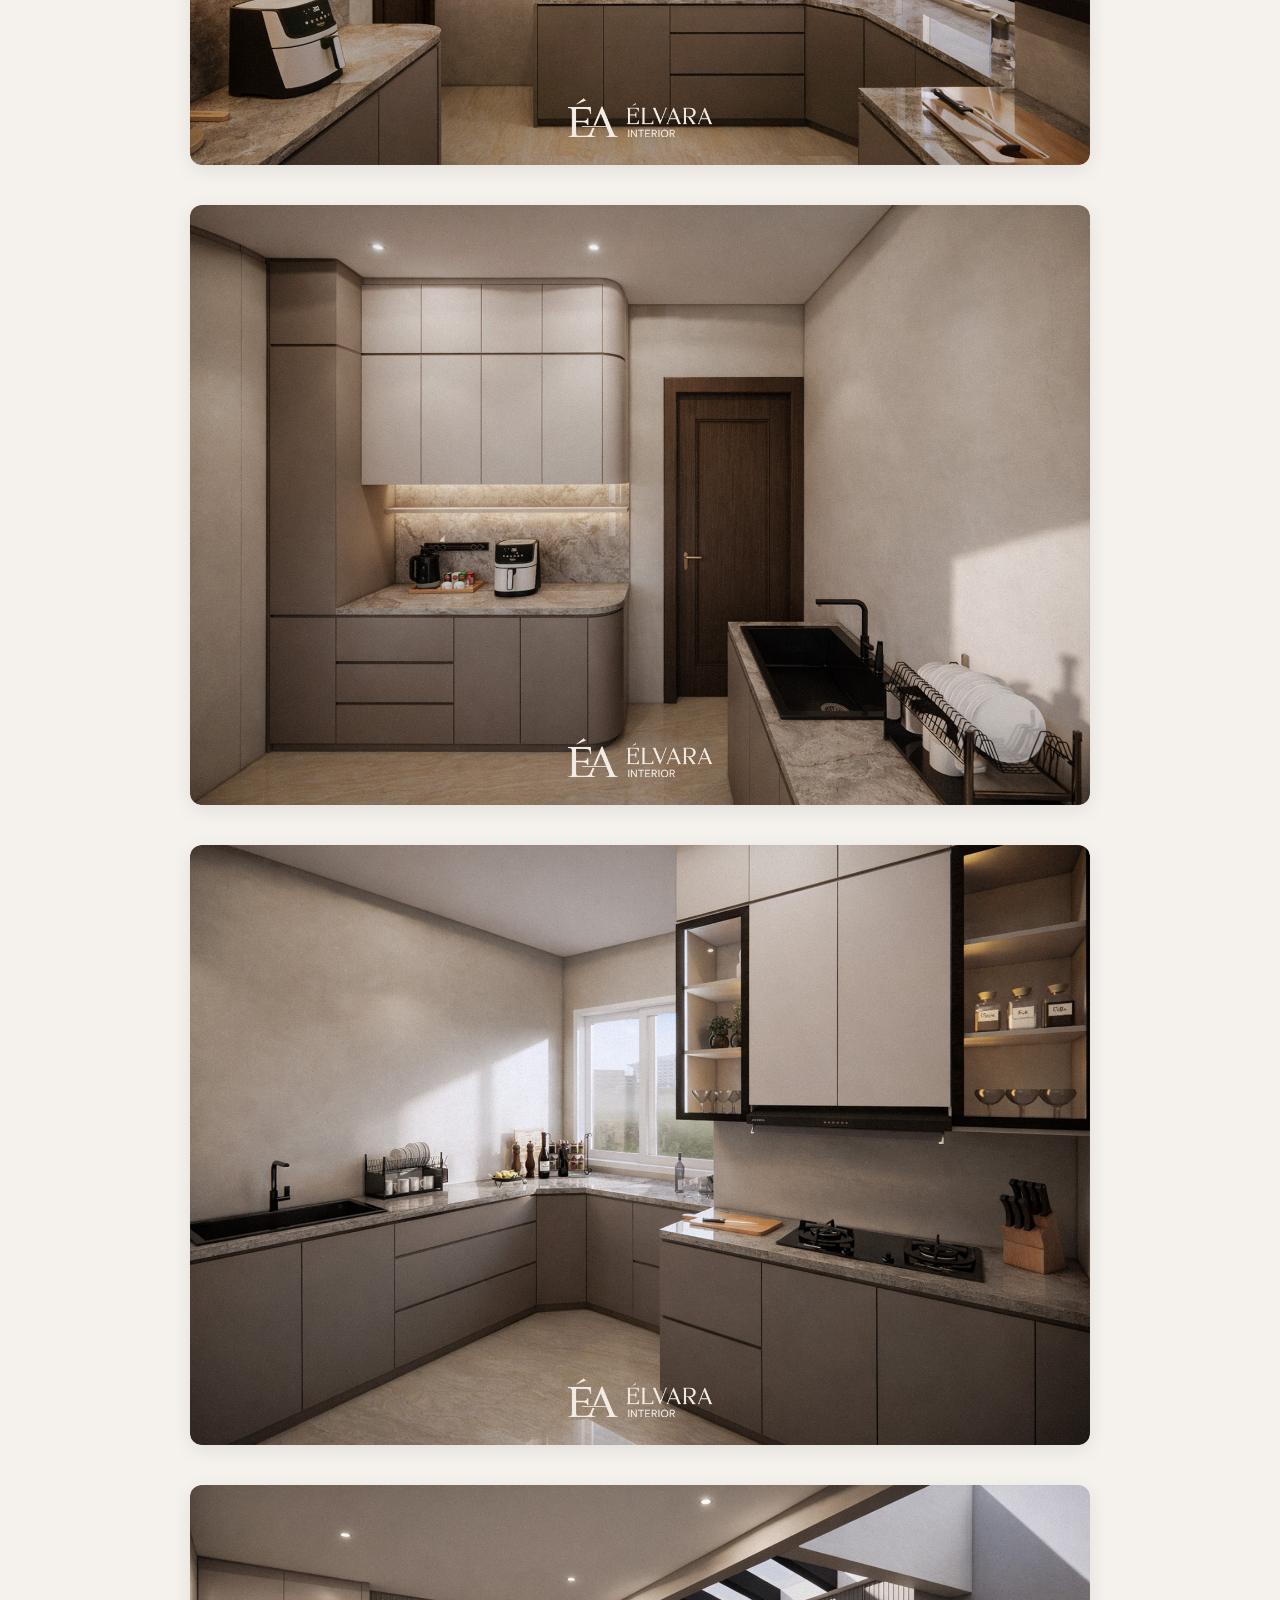
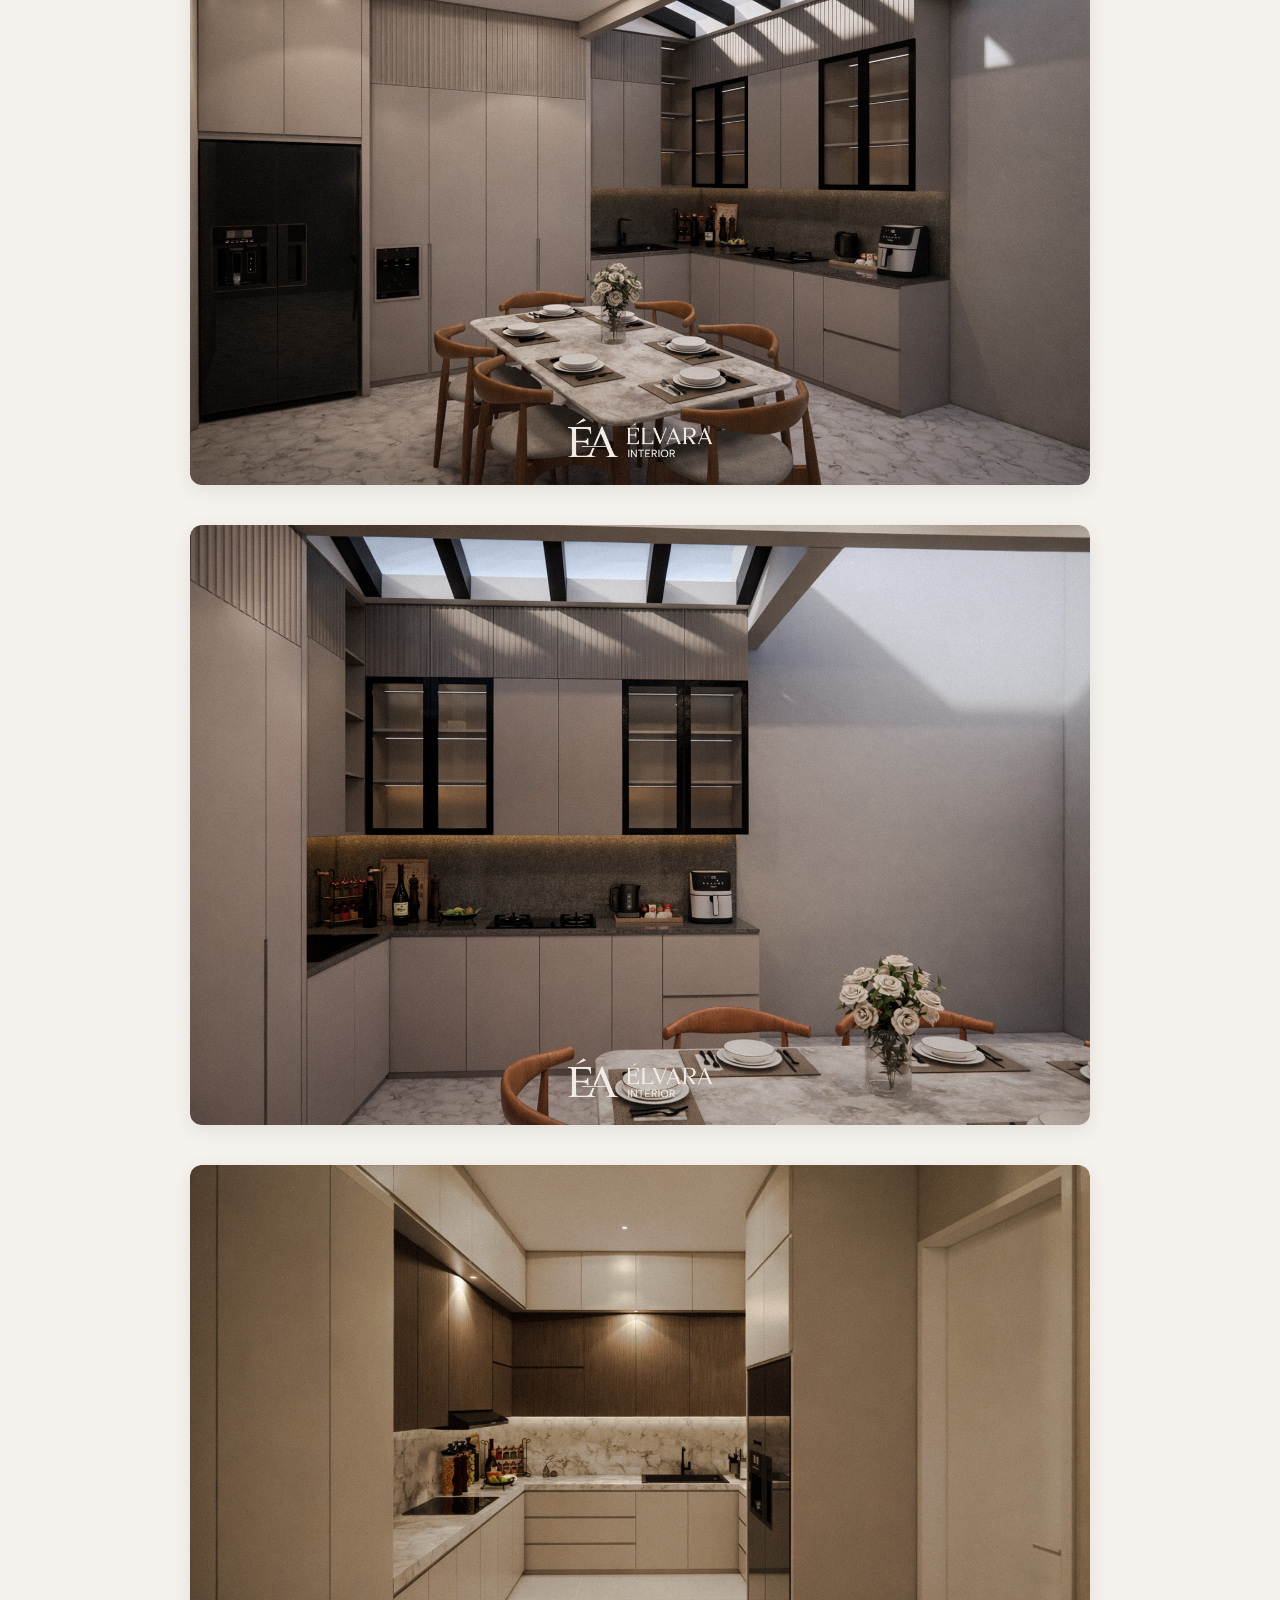
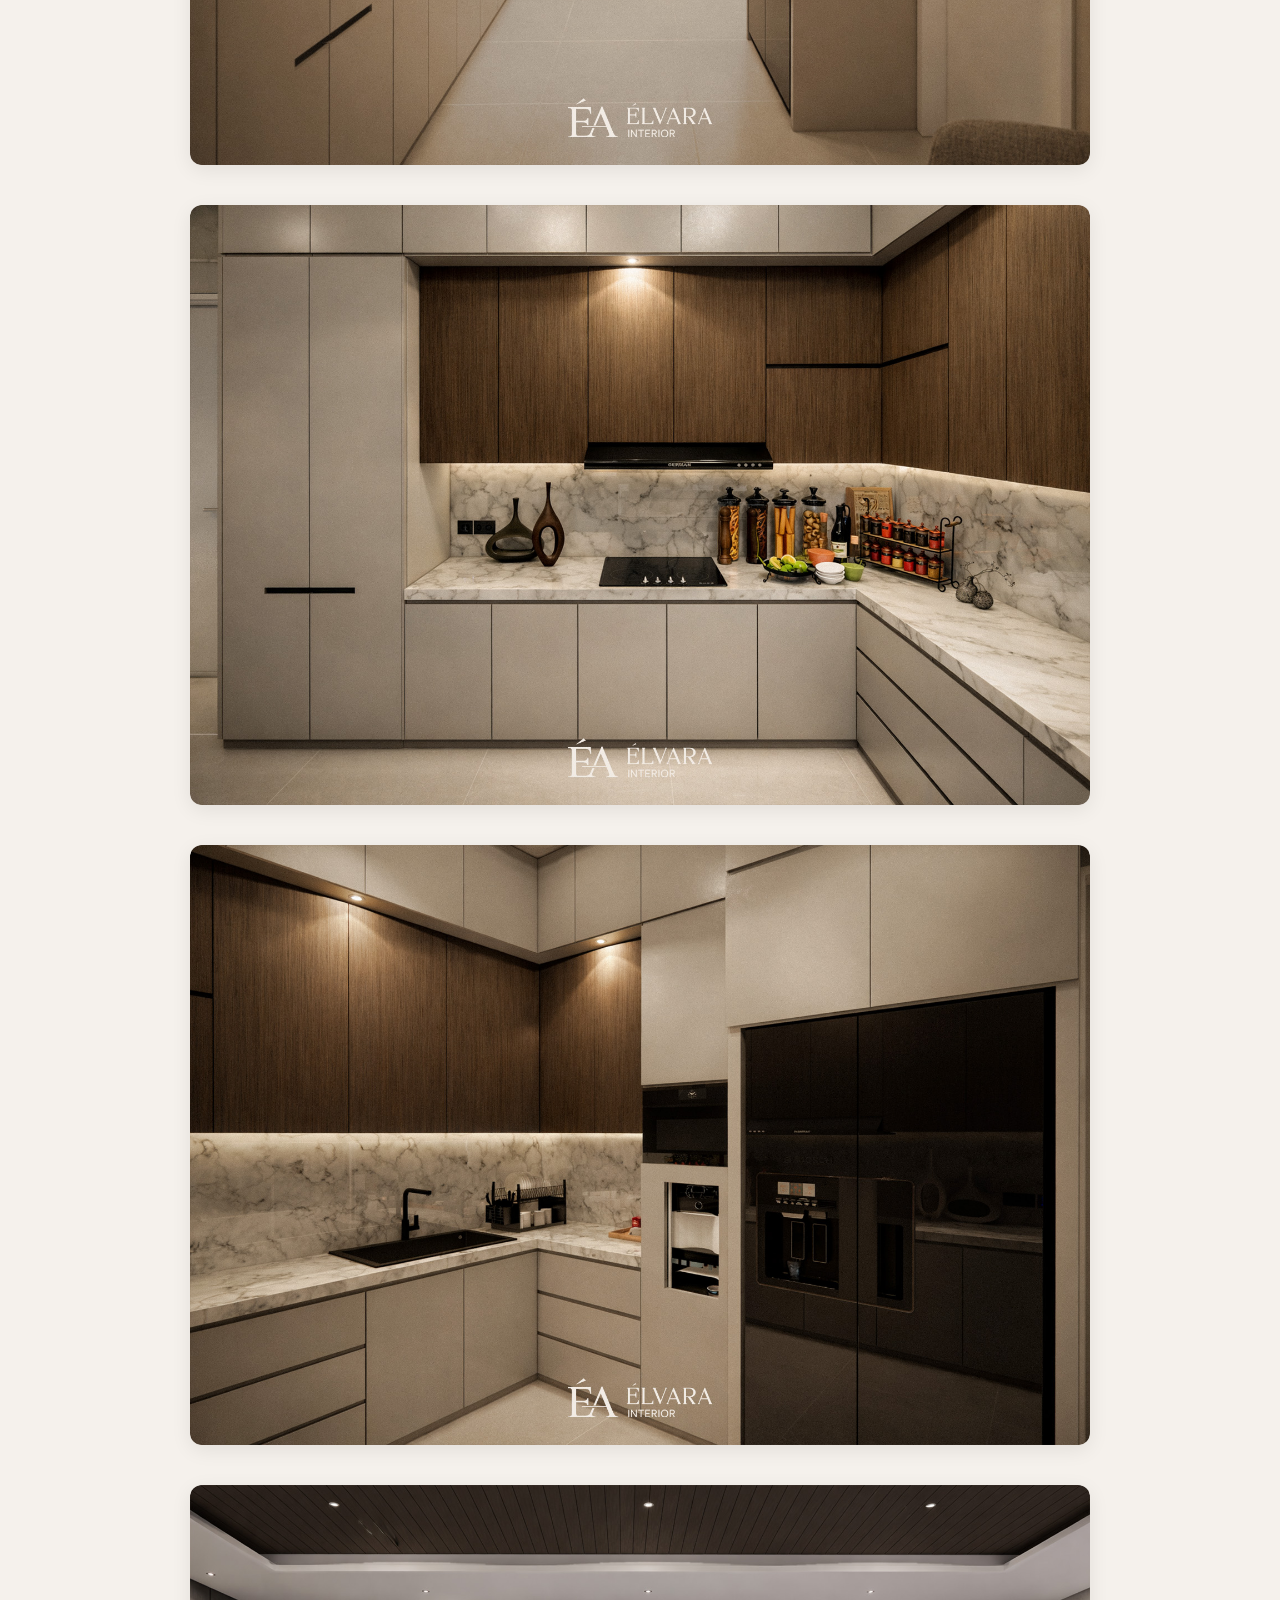
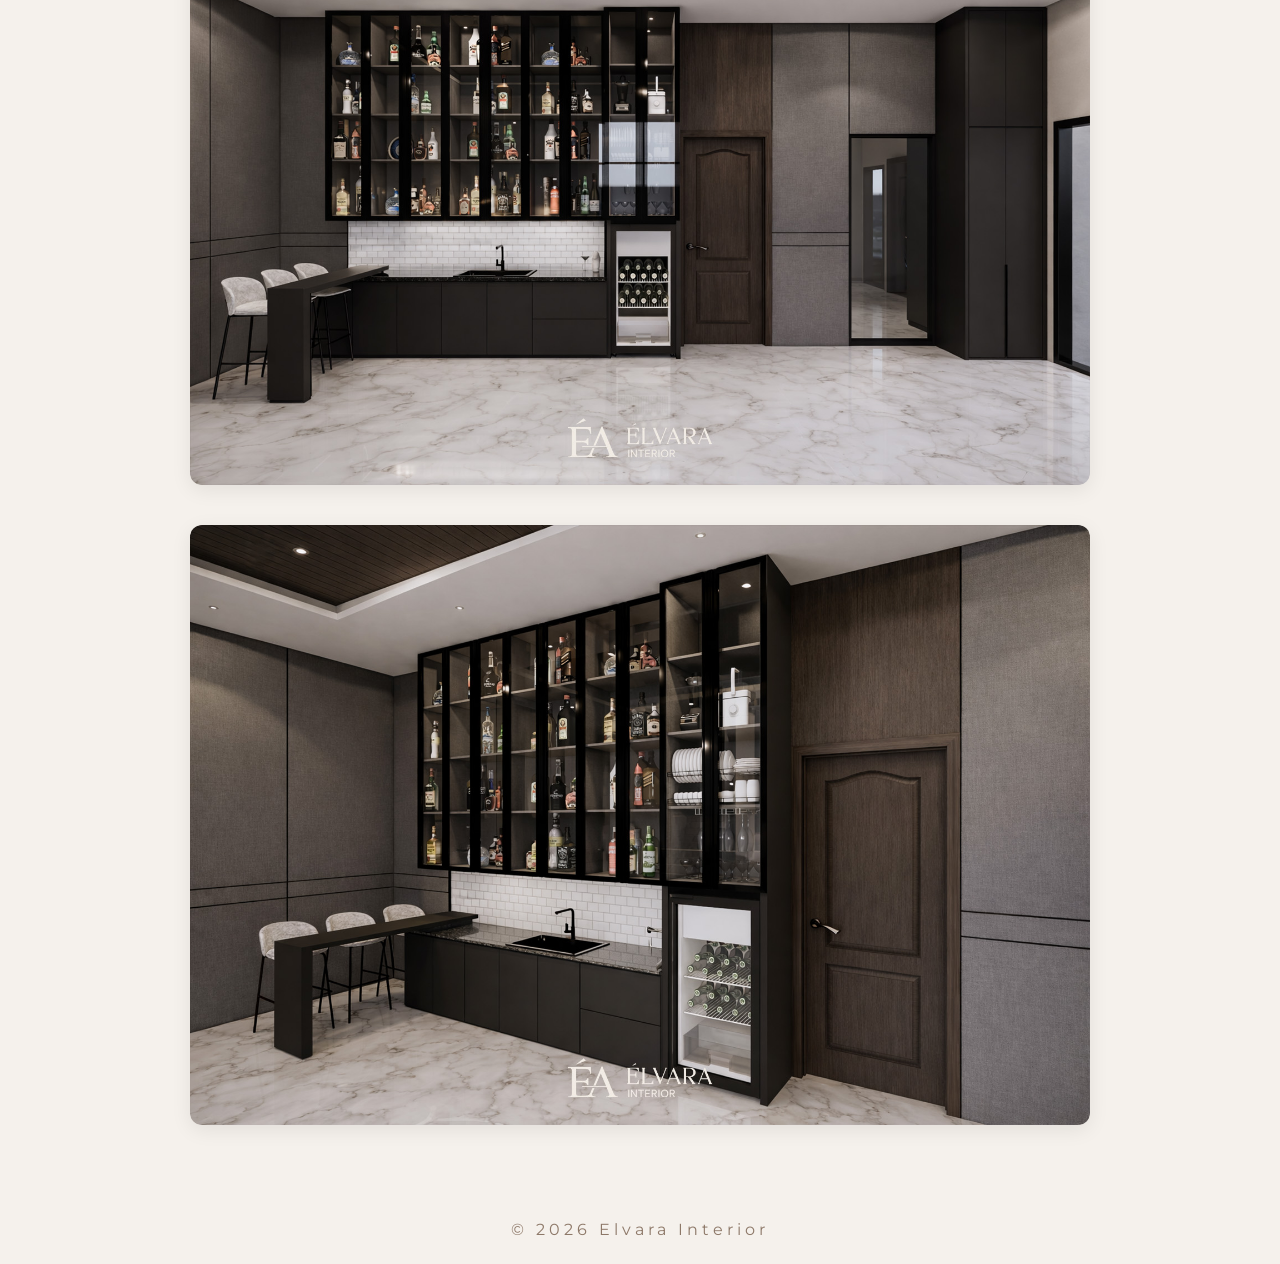
<file: kitchen.html>
<!DOCTYPE html>
<html lang="en">
<head>
    <meta charset="UTF-8">
    <meta name="viewport" content="width=device-width, initial-scale=1.0">
    <link rel="preconnect" href="https://fonts.gstatic.com" crossorigin>

<link href="https://fonts.googleapis.com/css2?family=Cormorant+Garamond:wght@300;400;500;600&family=Montserrat:wght@300;400&display=swap" rel="stylesheet">

<link rel="stylesheet" href="style.css">

<link rel="stylesheet"
href="https://cdnjs.cloudflare.com/ajax/libs/font-awesome/6.5.2/css/all.min.css">
    <title>Kitchen</title>
</head>
<body>
    <header>
        <div class="logo">

            <h1>ÉLVARA</h1>

            <span>INTERIOR</span>

        </div>

        <nav>

            <a href="index.html">Home</a>
            <a href="portfolio.html">Portfolio</a>
            <a href="contact.html">Contact Us</a>

        </nav>
    </header>
        
    <section class="page-title">
        <h2>Kitchen</h2>
    </section>
        <section class="gallery">

            <div class="project">
                <img src="kitchen 2 (2).jpg" alt="">
            </div>

            <div class="project">
                <img src="kitchen 7.jpg" alt="">
            </div>

            <div class="project">
                <img src="kitchen 3 (2).jpg" alt="">
            </div>

            <div class="project">
                <img src="kitchen 8.jpg" alt="">
            </div>

            <div class="project">
                <img src="kitchen 4 (2).jpg" alt="">
            </div>
            
            <div class="project">
                <img src="kitchen 6.jpg" alt="">
            </div>

            <div class="project">
                <img src="kitchen 9.jpg" alt="">
            </div>

            <div class="project">
                <img src="kitchen 10.jpg" alt="">
            </div>

            <div class="project">
                <img src="kitchen 11.jpg" alt="">
            </div>

            <div class="project">
                <img src="kitchen 13.jpg" alt="">
            </div>

            <div class="project">
                <img src="kitchen 12.jpg" alt="">
            </div>

            <div class="project">
                <img src="kitchen 14.jpg" alt="">
            </div>

            <div class="project">
                <img src="kitchen 1.jpg" alt="">
            </div>

            <div class="project">
                <img src="kitchen 15.jpg" alt="">
            </div>
        </section>

    <footer>

        © 2026 Elvara Interior

    </footer>

<script src="script.js"></script>
    
</body>
</html>
</file>
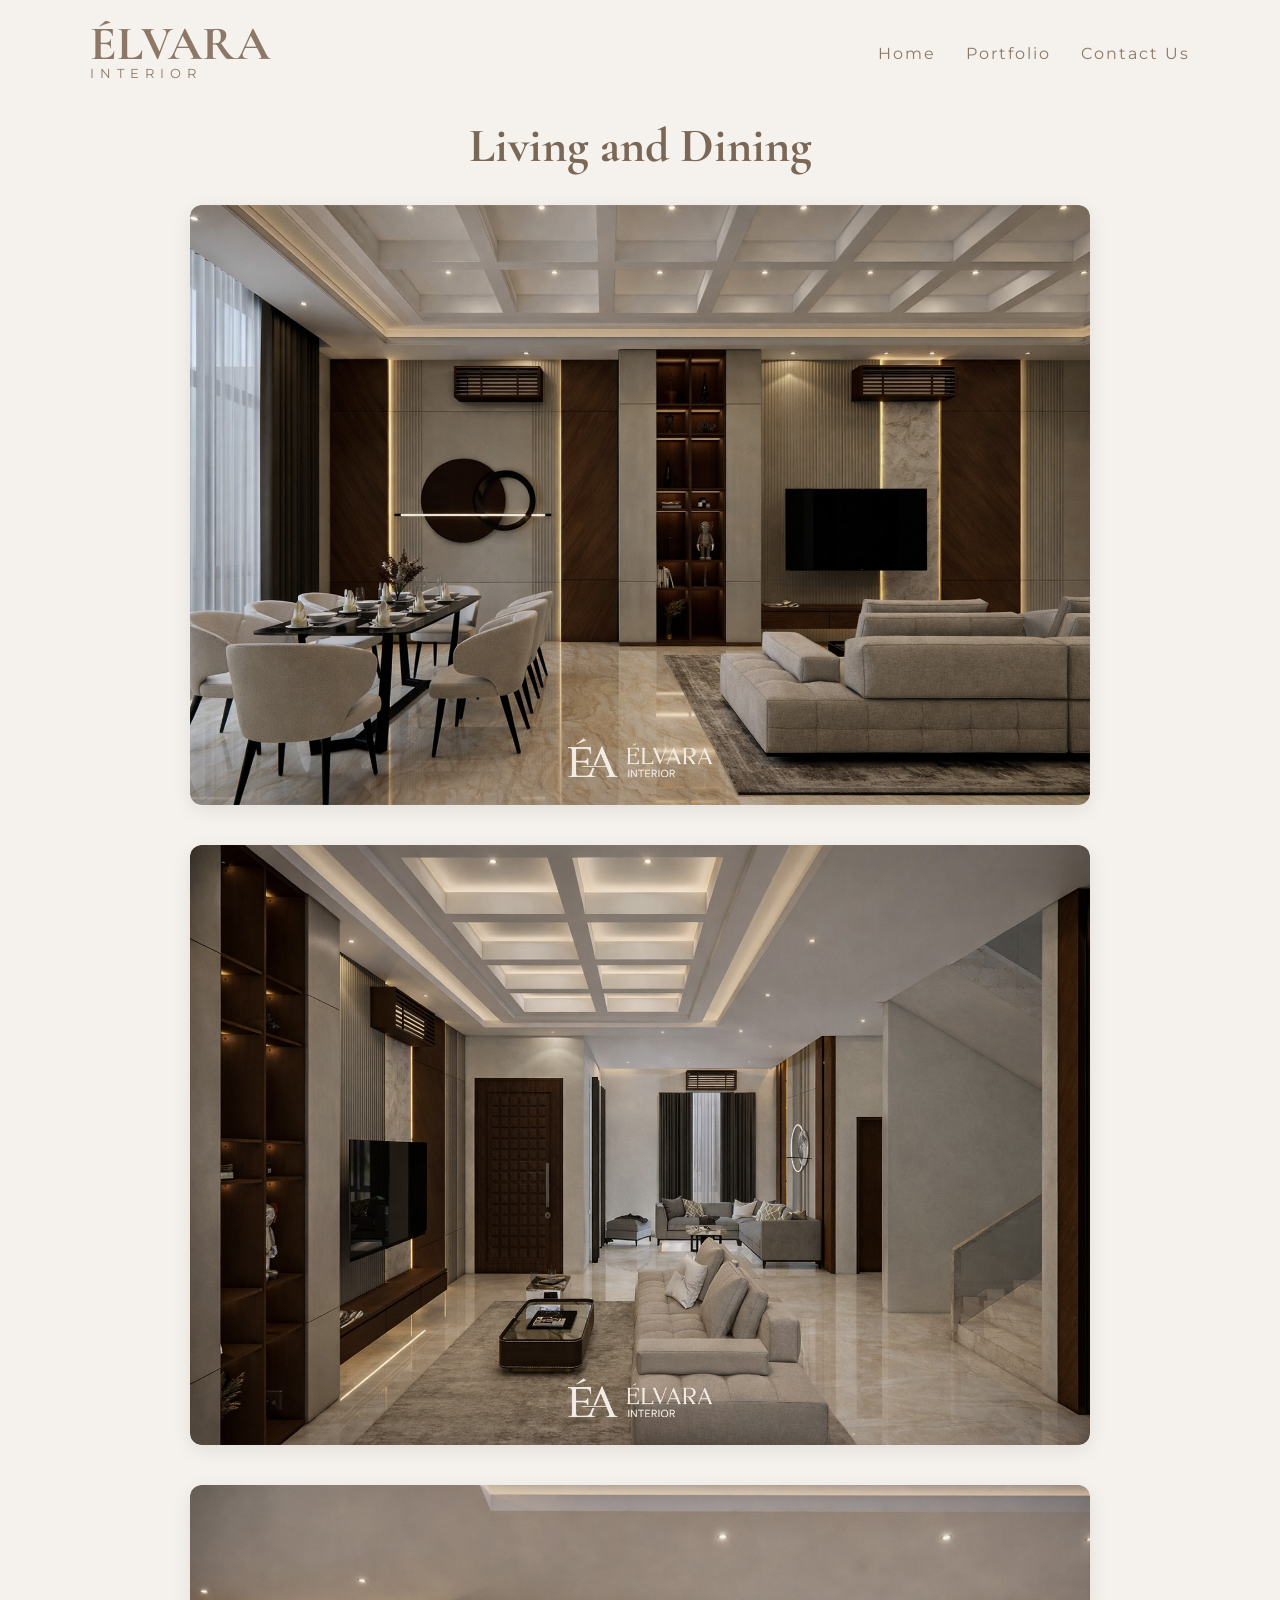
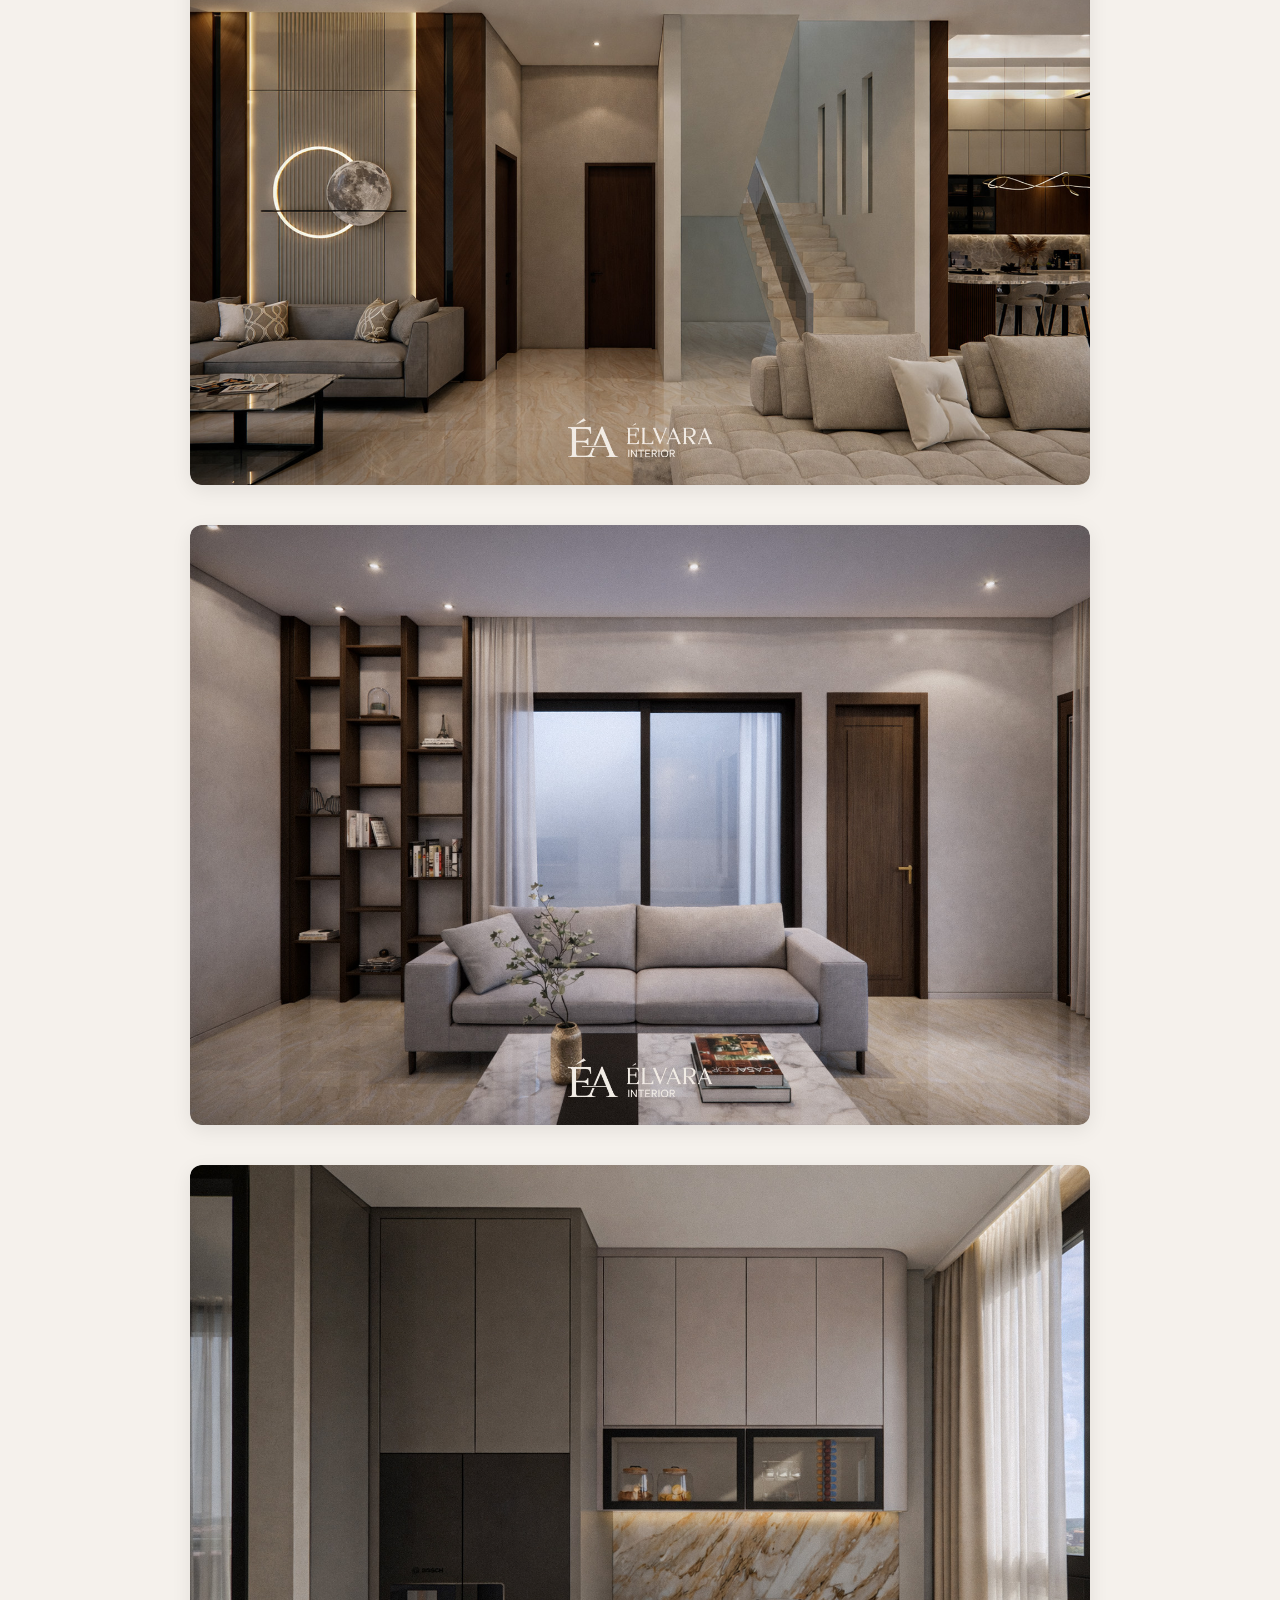
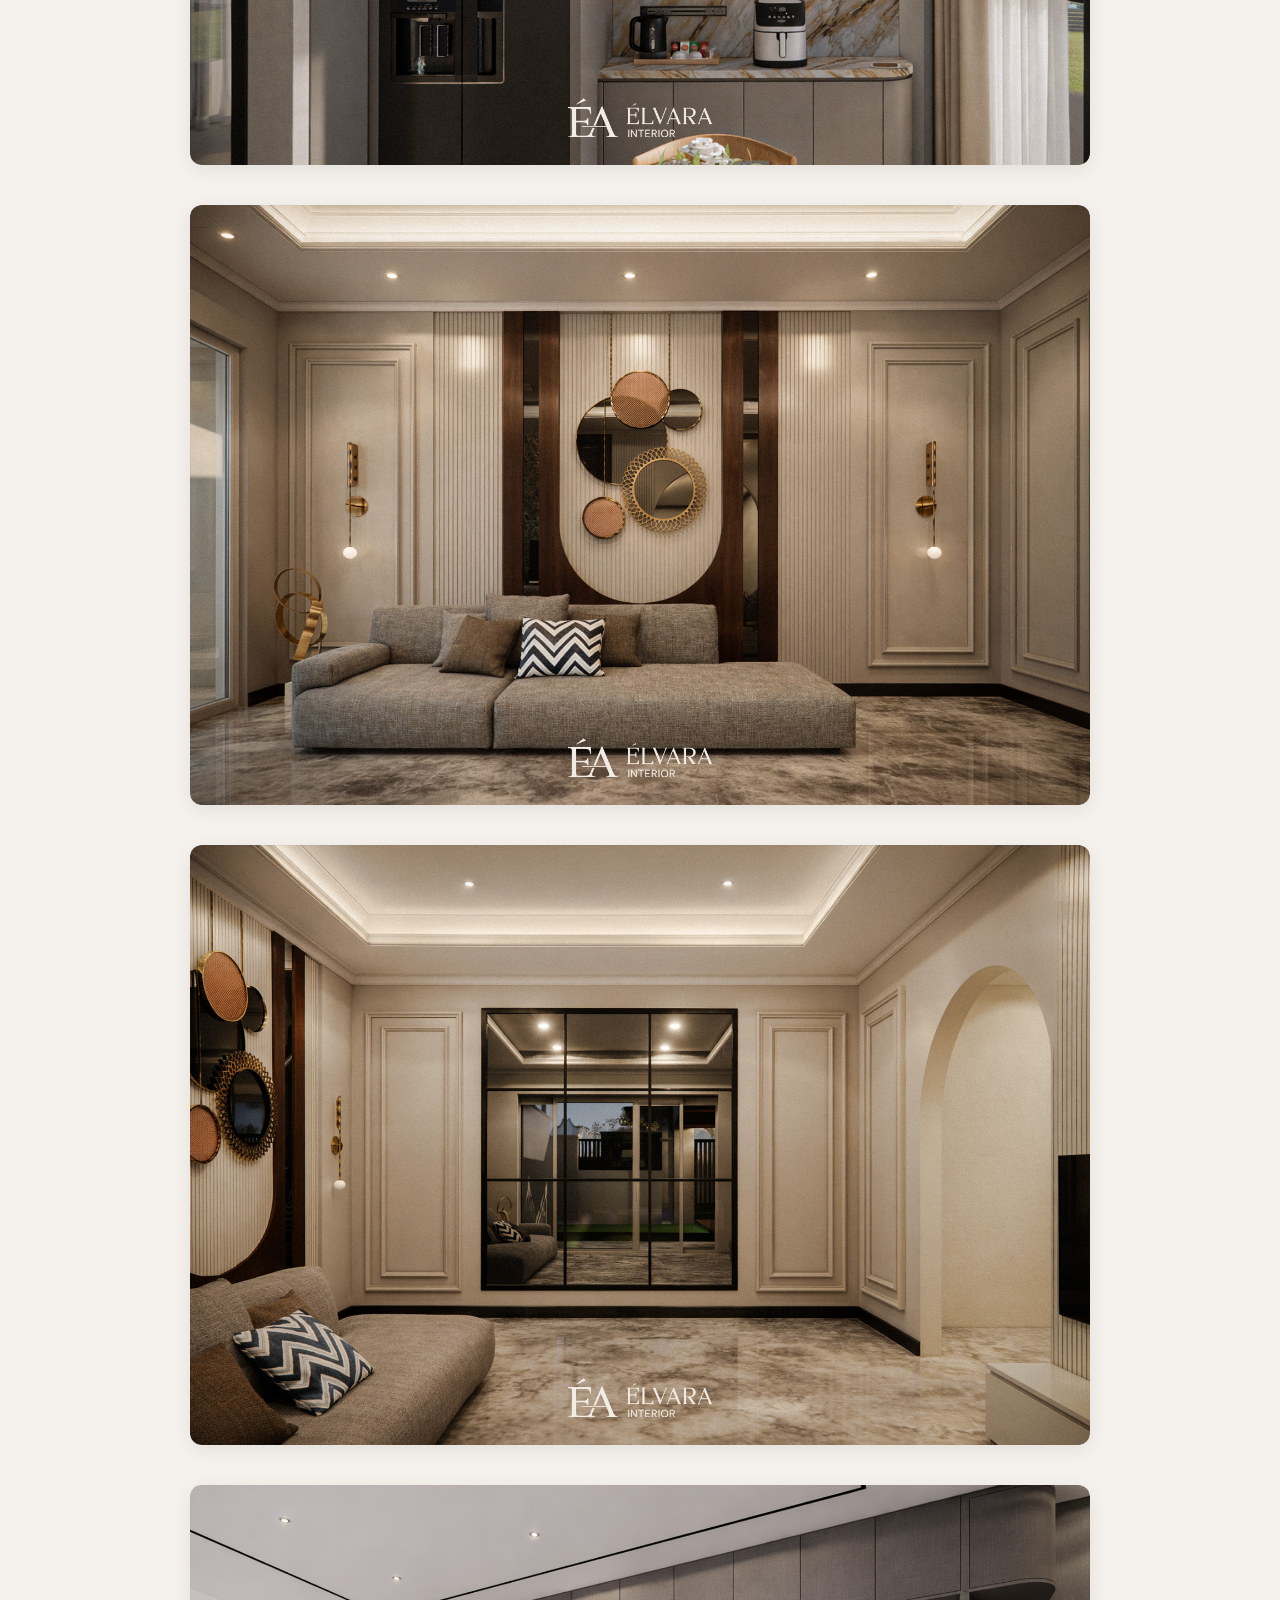
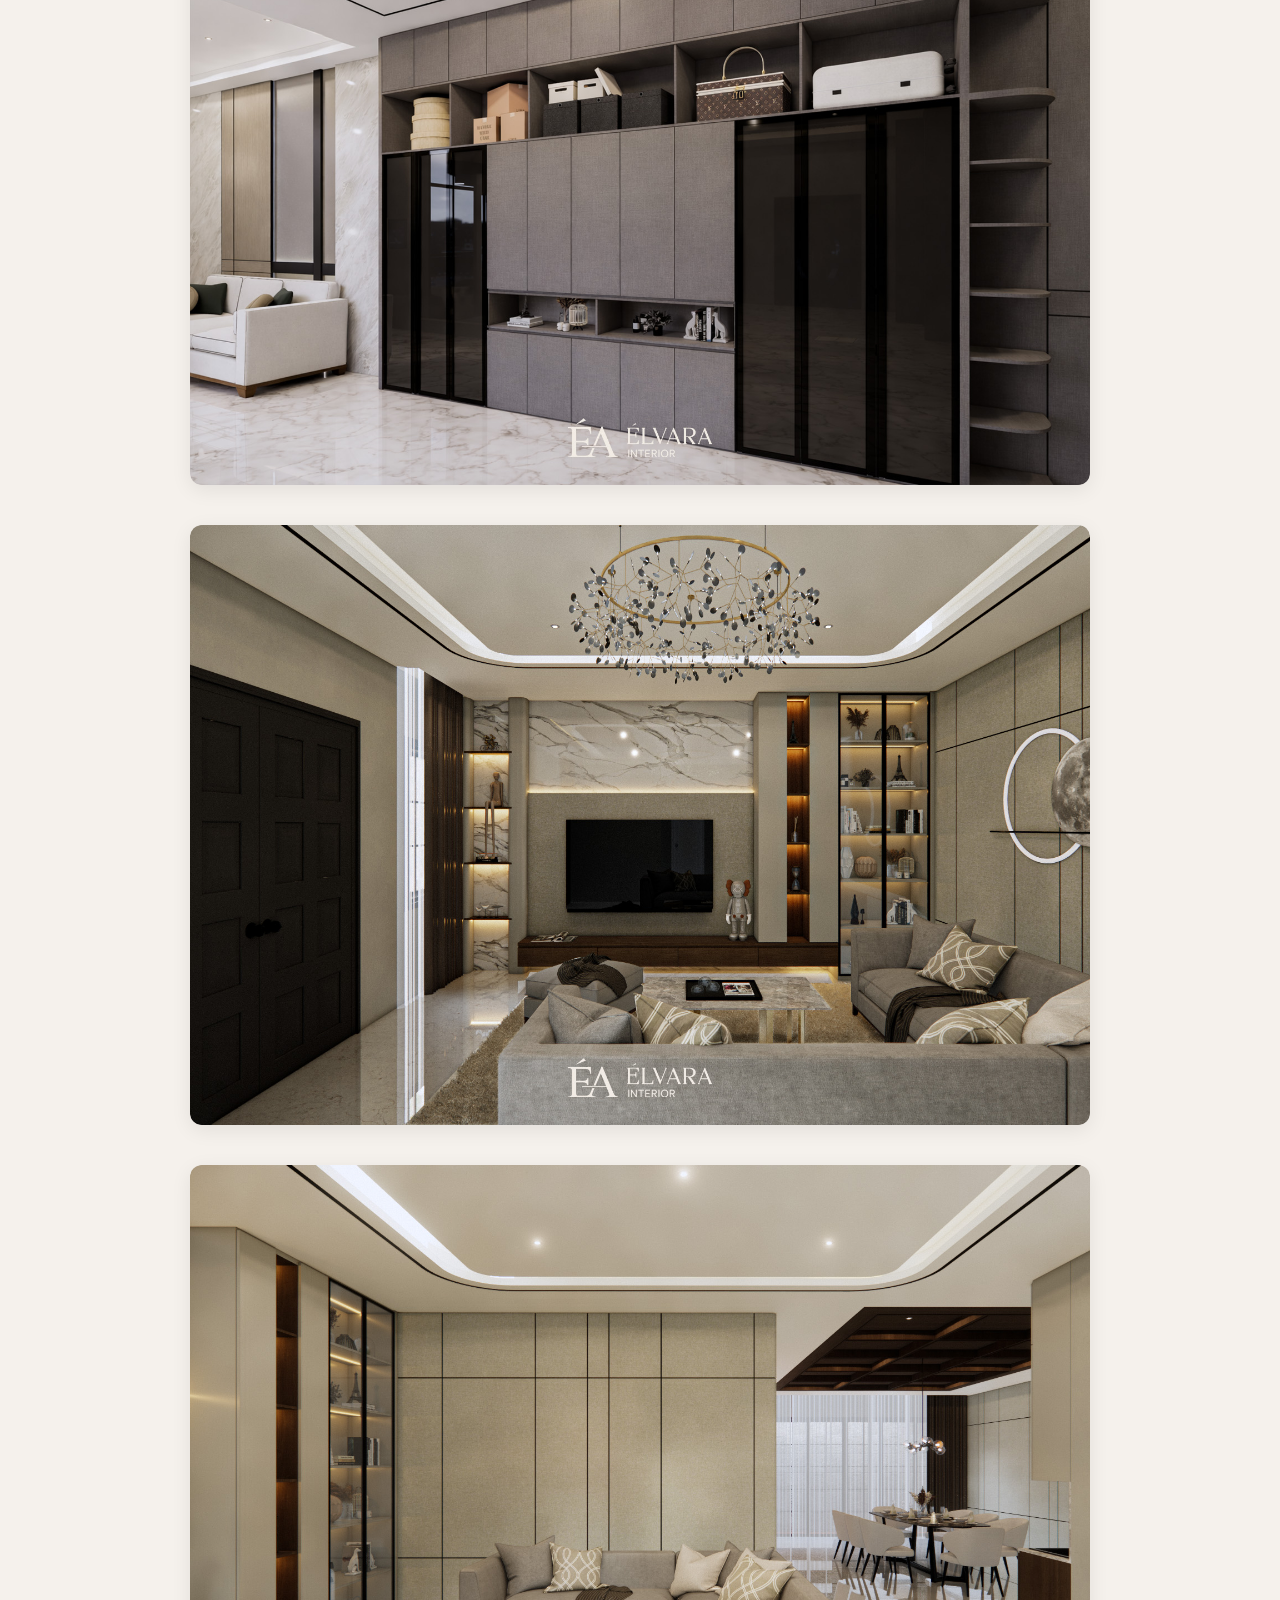
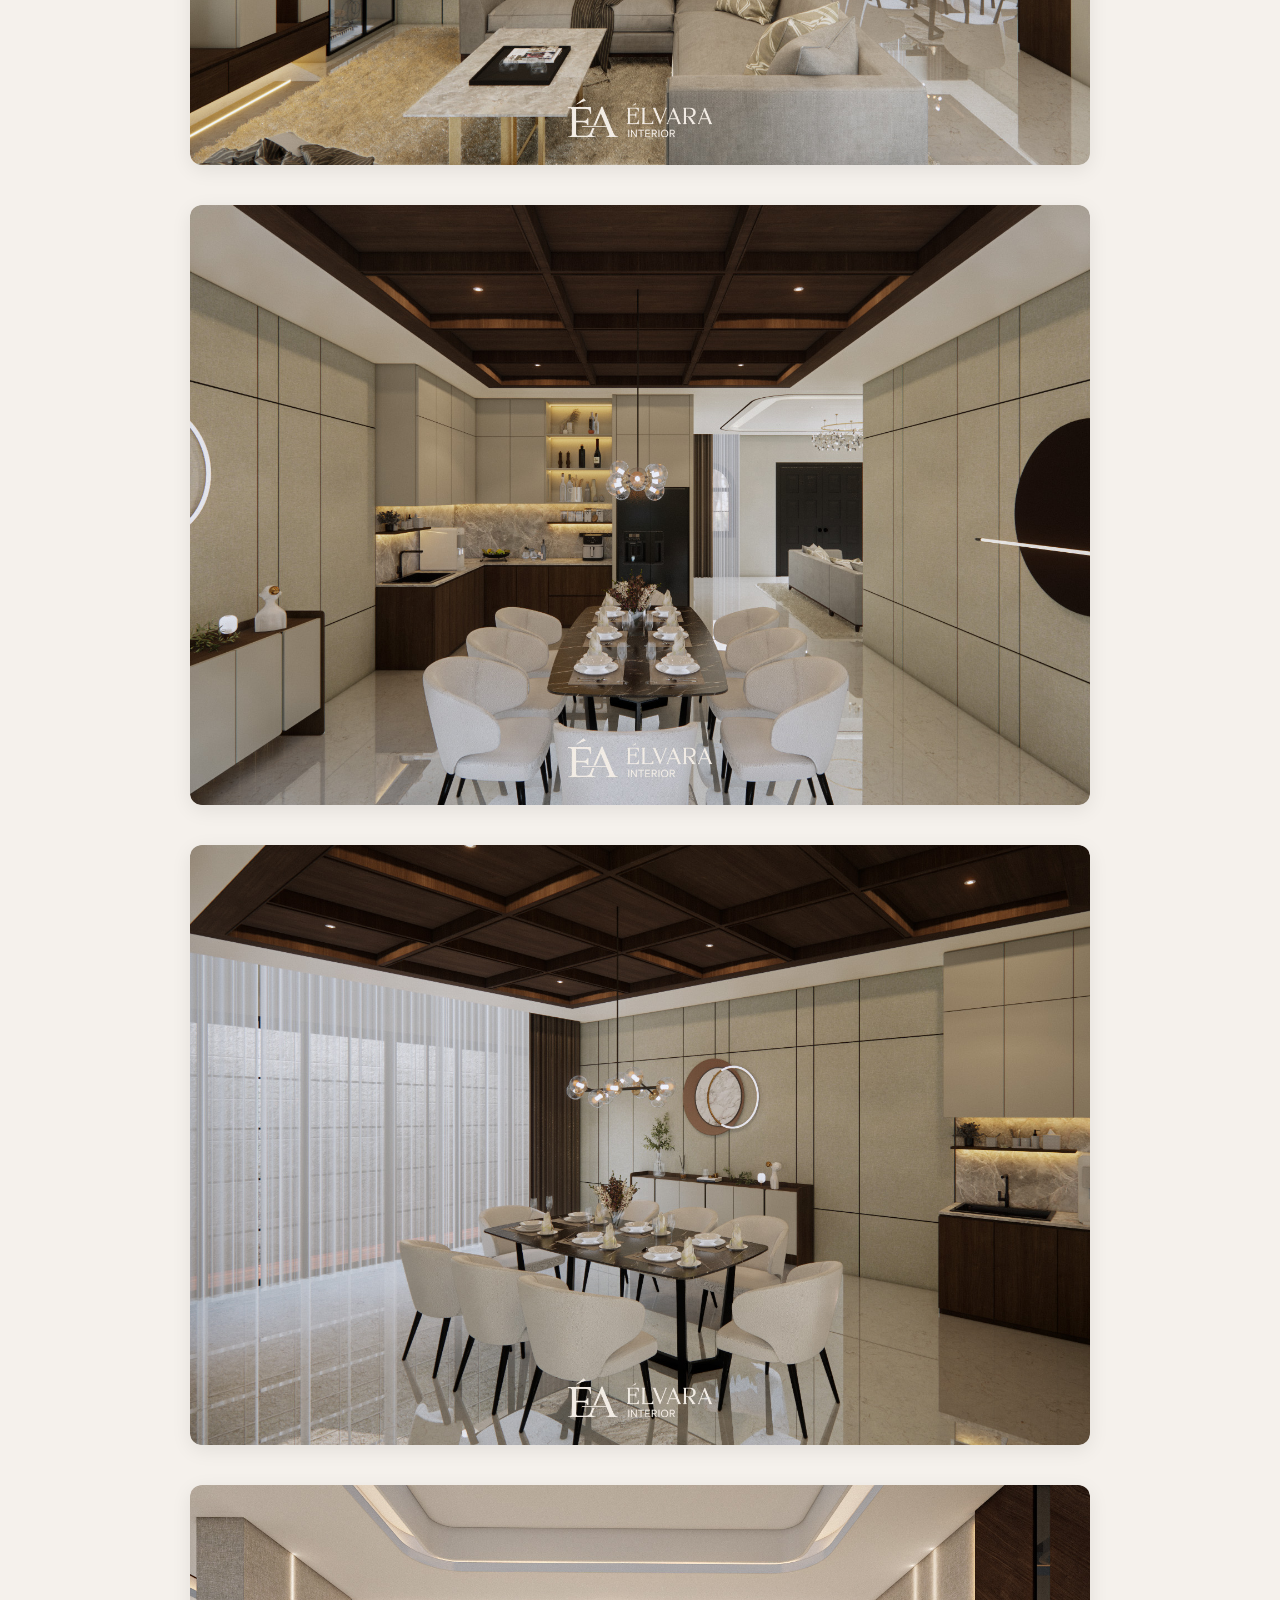
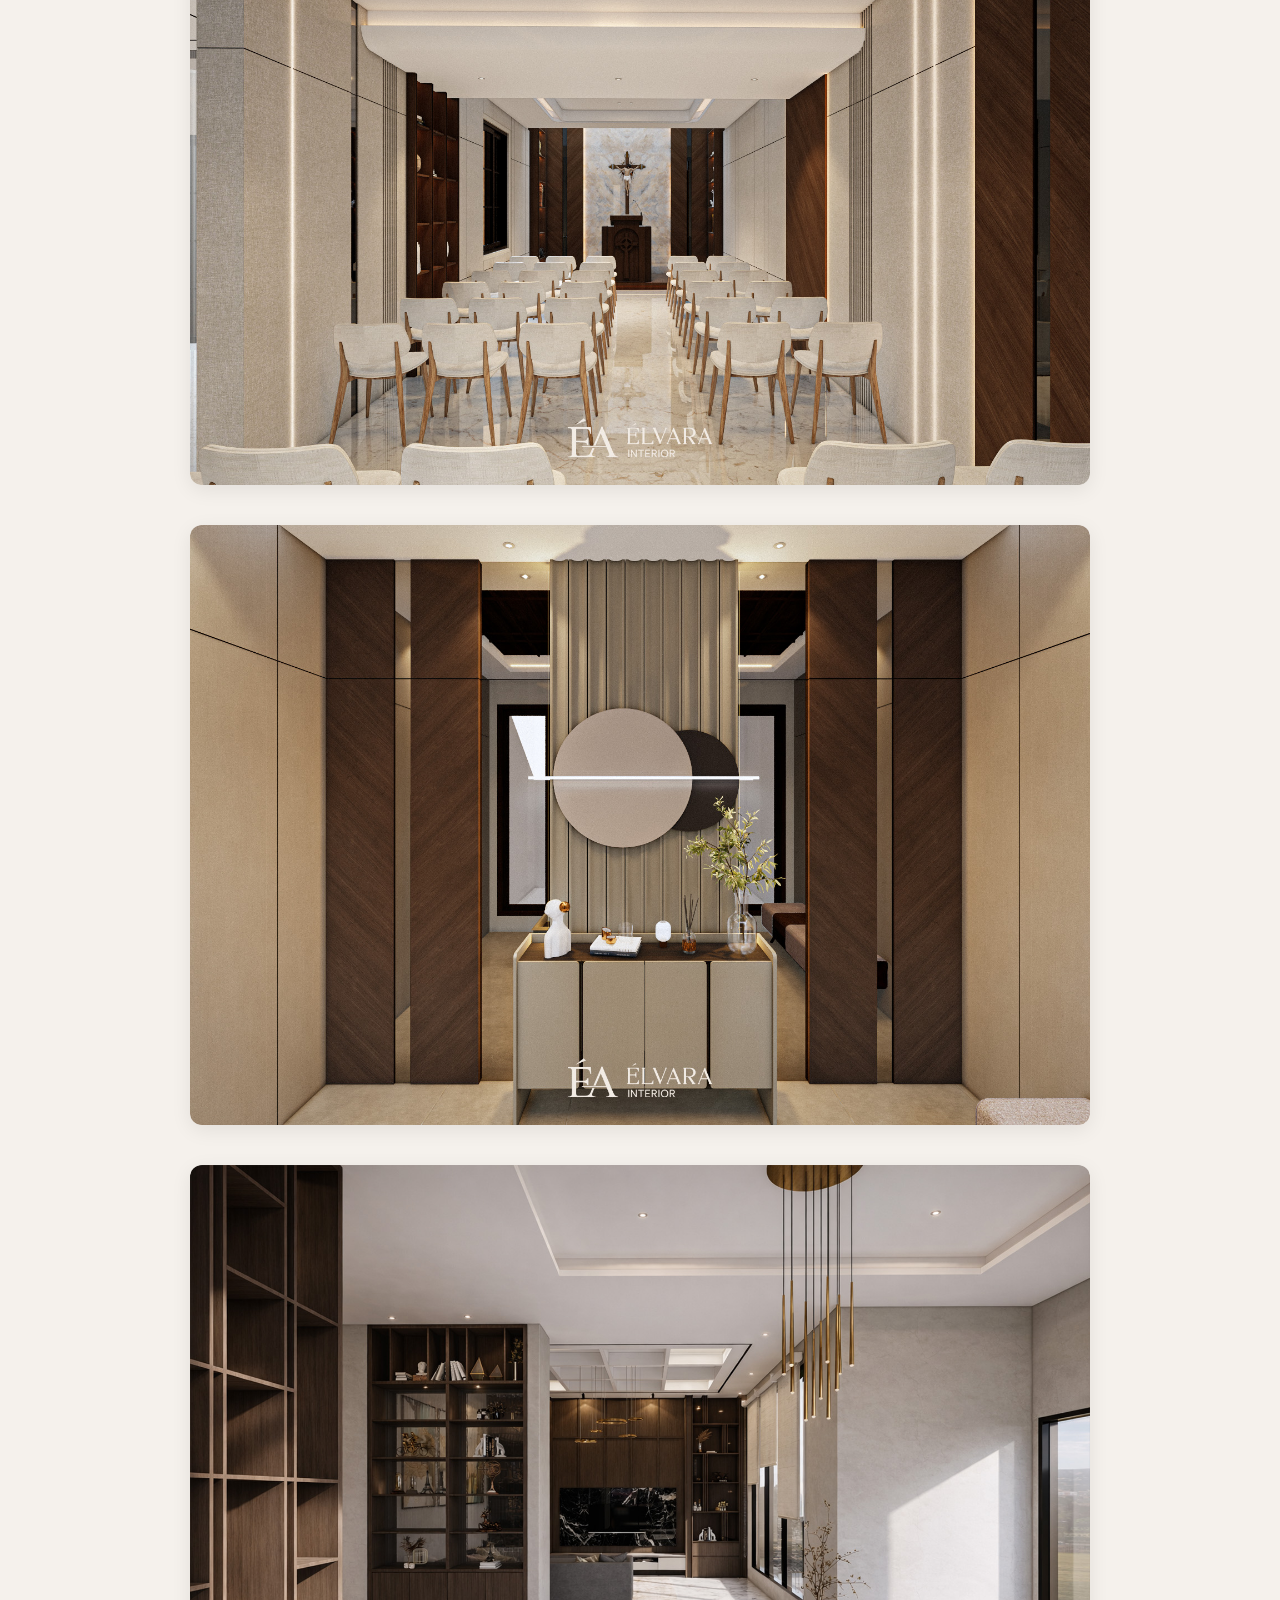
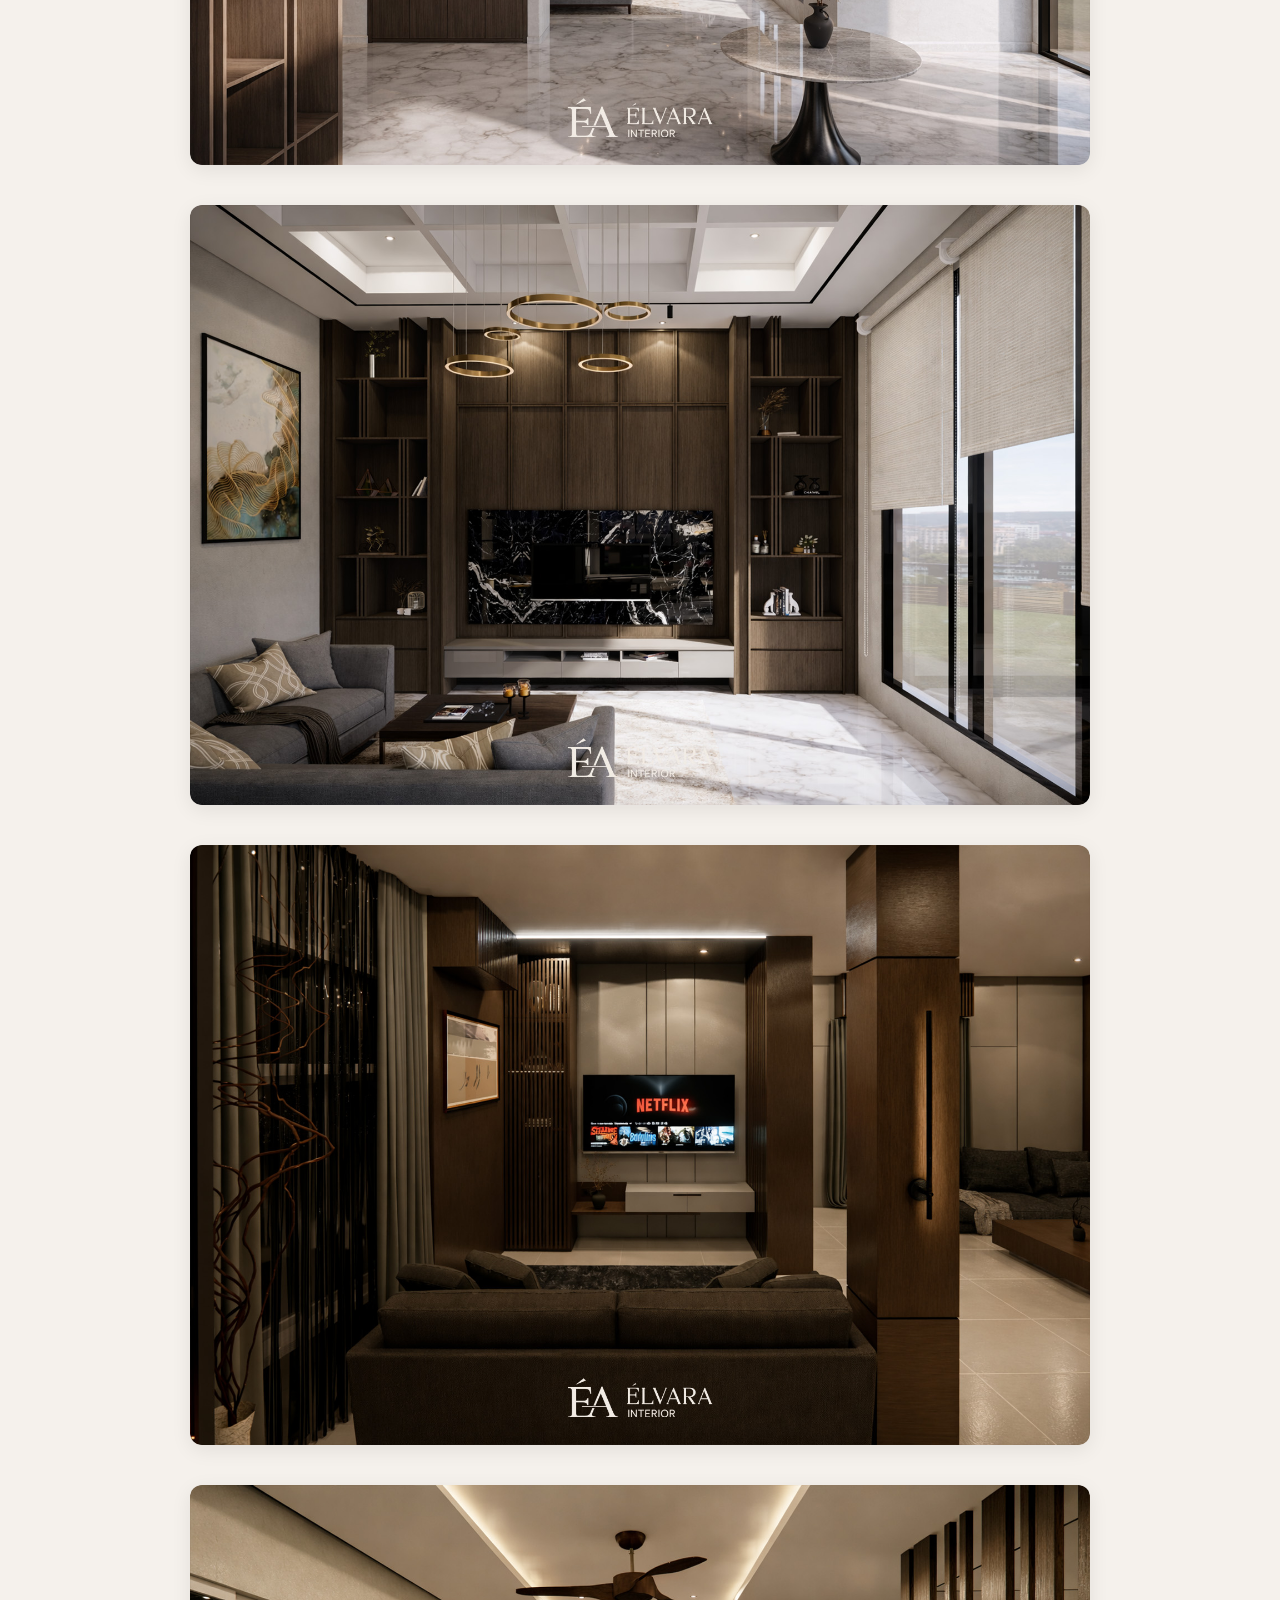
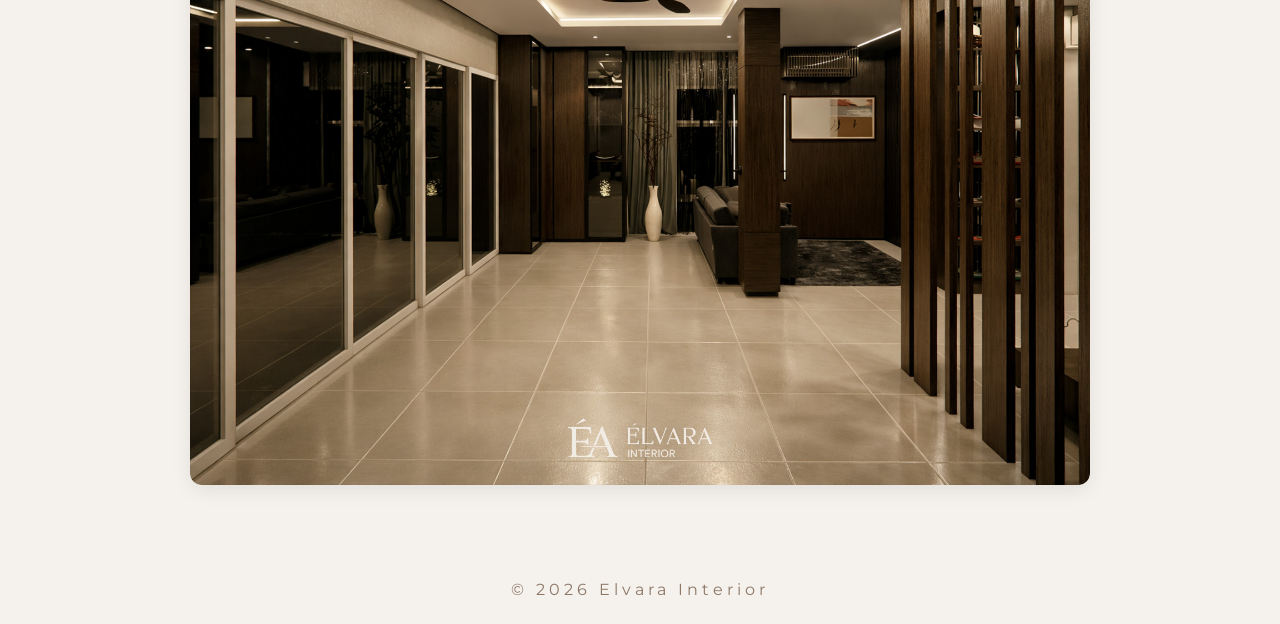
<file: livingdining.html>
<!DOCTYPE html>
<html lang="en">
<head>
    <meta charset="UTF-8">
    <meta name="viewport" content="width=device-width, initial-scale=1.0">
    <link rel="preconnect" href="https://fonts.gstatic.com" crossorigin>

<link href="https://fonts.googleapis.com/css2?family=Cormorant+Garamond:wght@300;400;500;600&family=Montserrat:wght@300;400&display=swap" rel="stylesheet">

<link rel="stylesheet" href="style.css">

<link rel="stylesheet"
href="https://cdnjs.cloudflare.com/ajax/libs/font-awesome/6.5.2/css/all.min.css">
    <title>Kitchen</title>
</head>
<body>
    <header>
        <div class="logo">

            <h1>ÉLVARA</h1>

            <span>INTERIOR</span>

        </div>

        <nav>

            <a href="index.html">Home</a>
            <a href="portfolio.html">Portfolio</a>
            <a href="contact.html">Contact Us</a>

        </nav>
    </header>
        
    <section class="page-title">
        <h2>Living and Dining</h2>
    </section>
        <section class="gallery">

            <div class="project">
                <img src="LD 1 (2).jpg" alt="">
            </div>

            <div class="project">
                <img src="LD 2 (2).jpg" alt="">
            </div>

            <div class="project">
                <img src="LD 3 (2).jpg" alt="">
            </div>

            <div class="project">
                <img src="LD 4.jpg" alt="">
            </div>

            <div class="project">
                <img src="LD 5.jpg" alt="">
            </div>

            <div class="project">
                <img src="LD 6.jpg" alt="">
            </div>

            <div class="project">
                <img src="LD 7.jpg" alt="">
            </div>

            <div class="project">
                <img src="LD 8.jpg" alt="">
            </div>

            <div class="project">
                <img src="LD 9.jpg" alt="">
            </div>

            <div class="project">
                <img src="LD 10.jpg" alt="">
            </div>

            <div class="project">
                <img src="LD 11.jpg" alt="">
            </div>

            <div class="project">
                <img src="LD 12.jpg" alt="">
            </div>

            <div class="project">
                <img src="LD 13.jpg" alt="">
            </div>

            <div class="project">
                <img src="LD 14.jpg" alt="">
            </div>

            <div class="project">
                <img src="LD 15.jpg" alt="">
            </div>

            <div class="project">
                <img src="LD 1.jpg" alt="">
            </div>

            <div class="project">
                <img src="LD 16.jpg" alt="">
            </div>

            <div class="project">
                <img src="LD 17.jpg" alt="">
            </div>
            
        </section>

    <footer>

        © 2026 Elvara Interior

    </footer>

<script src="script.js"></script>
    
</body>
</html>
</file>
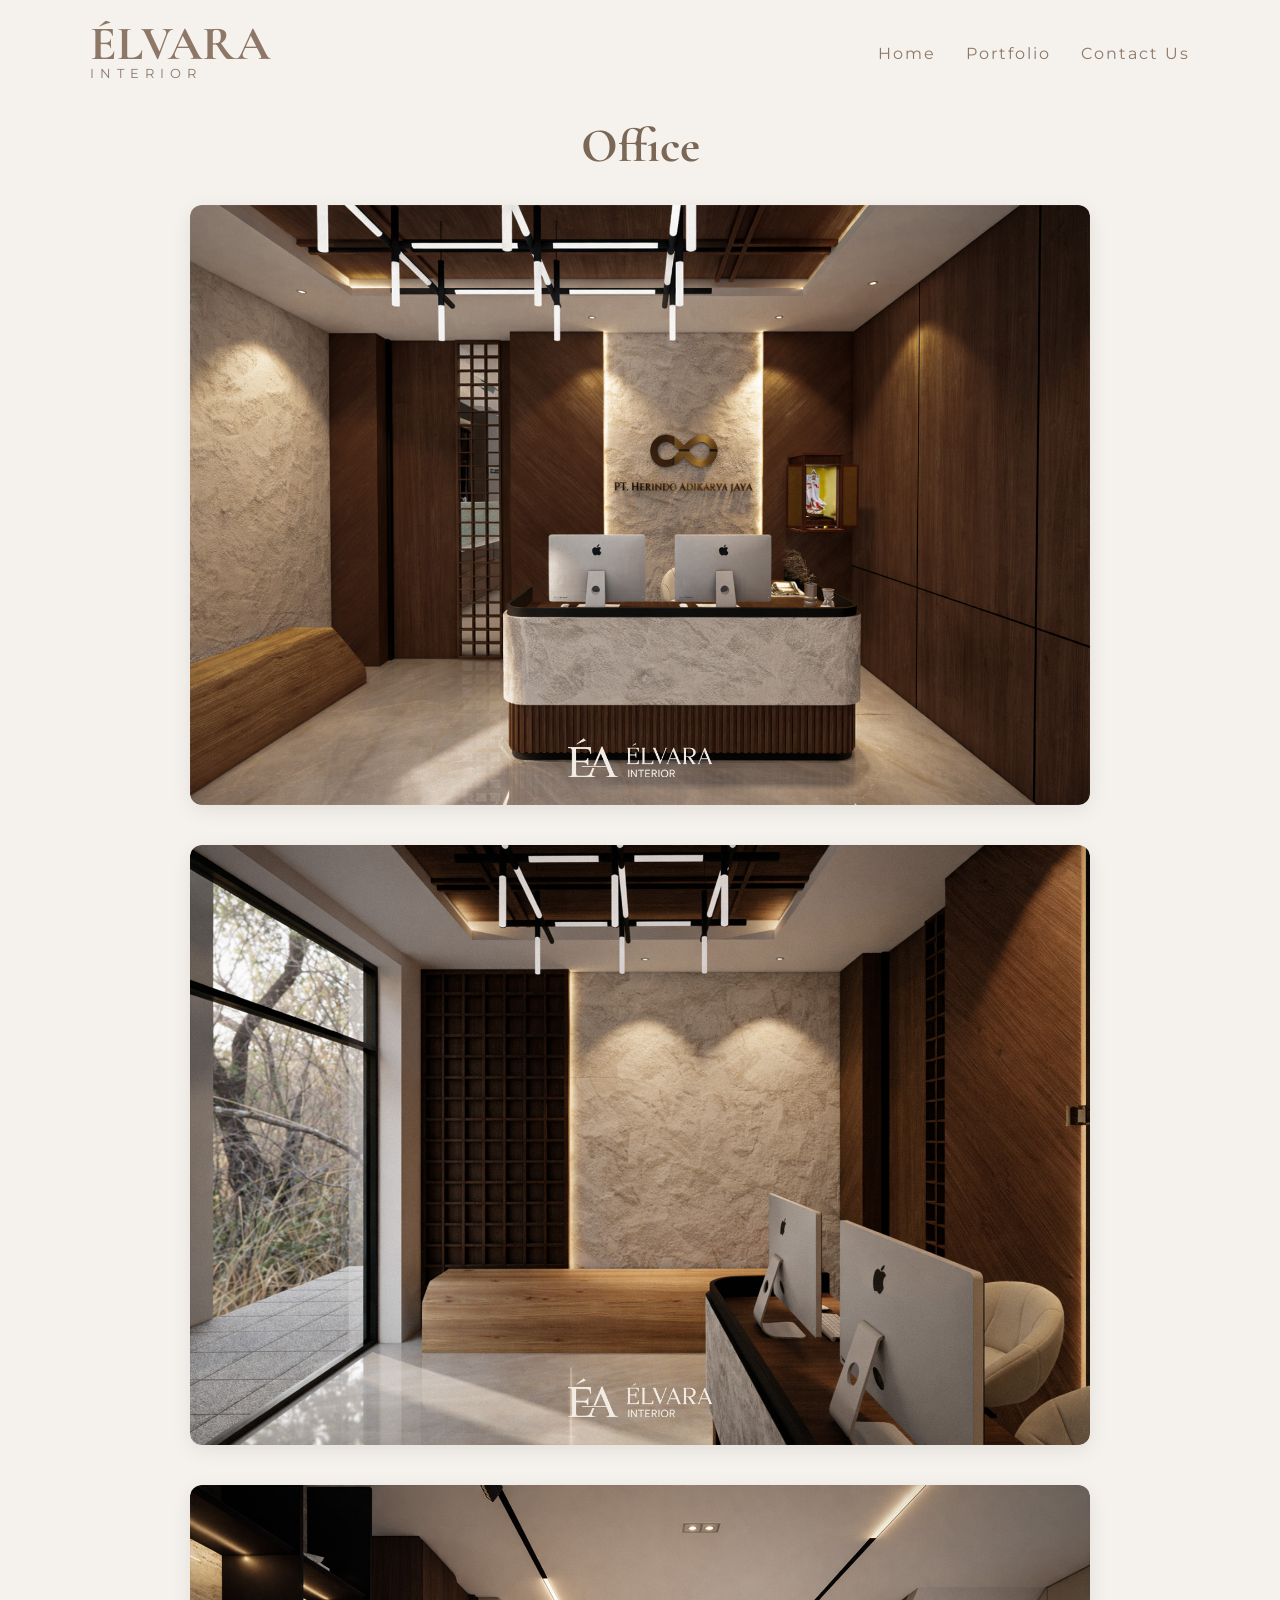
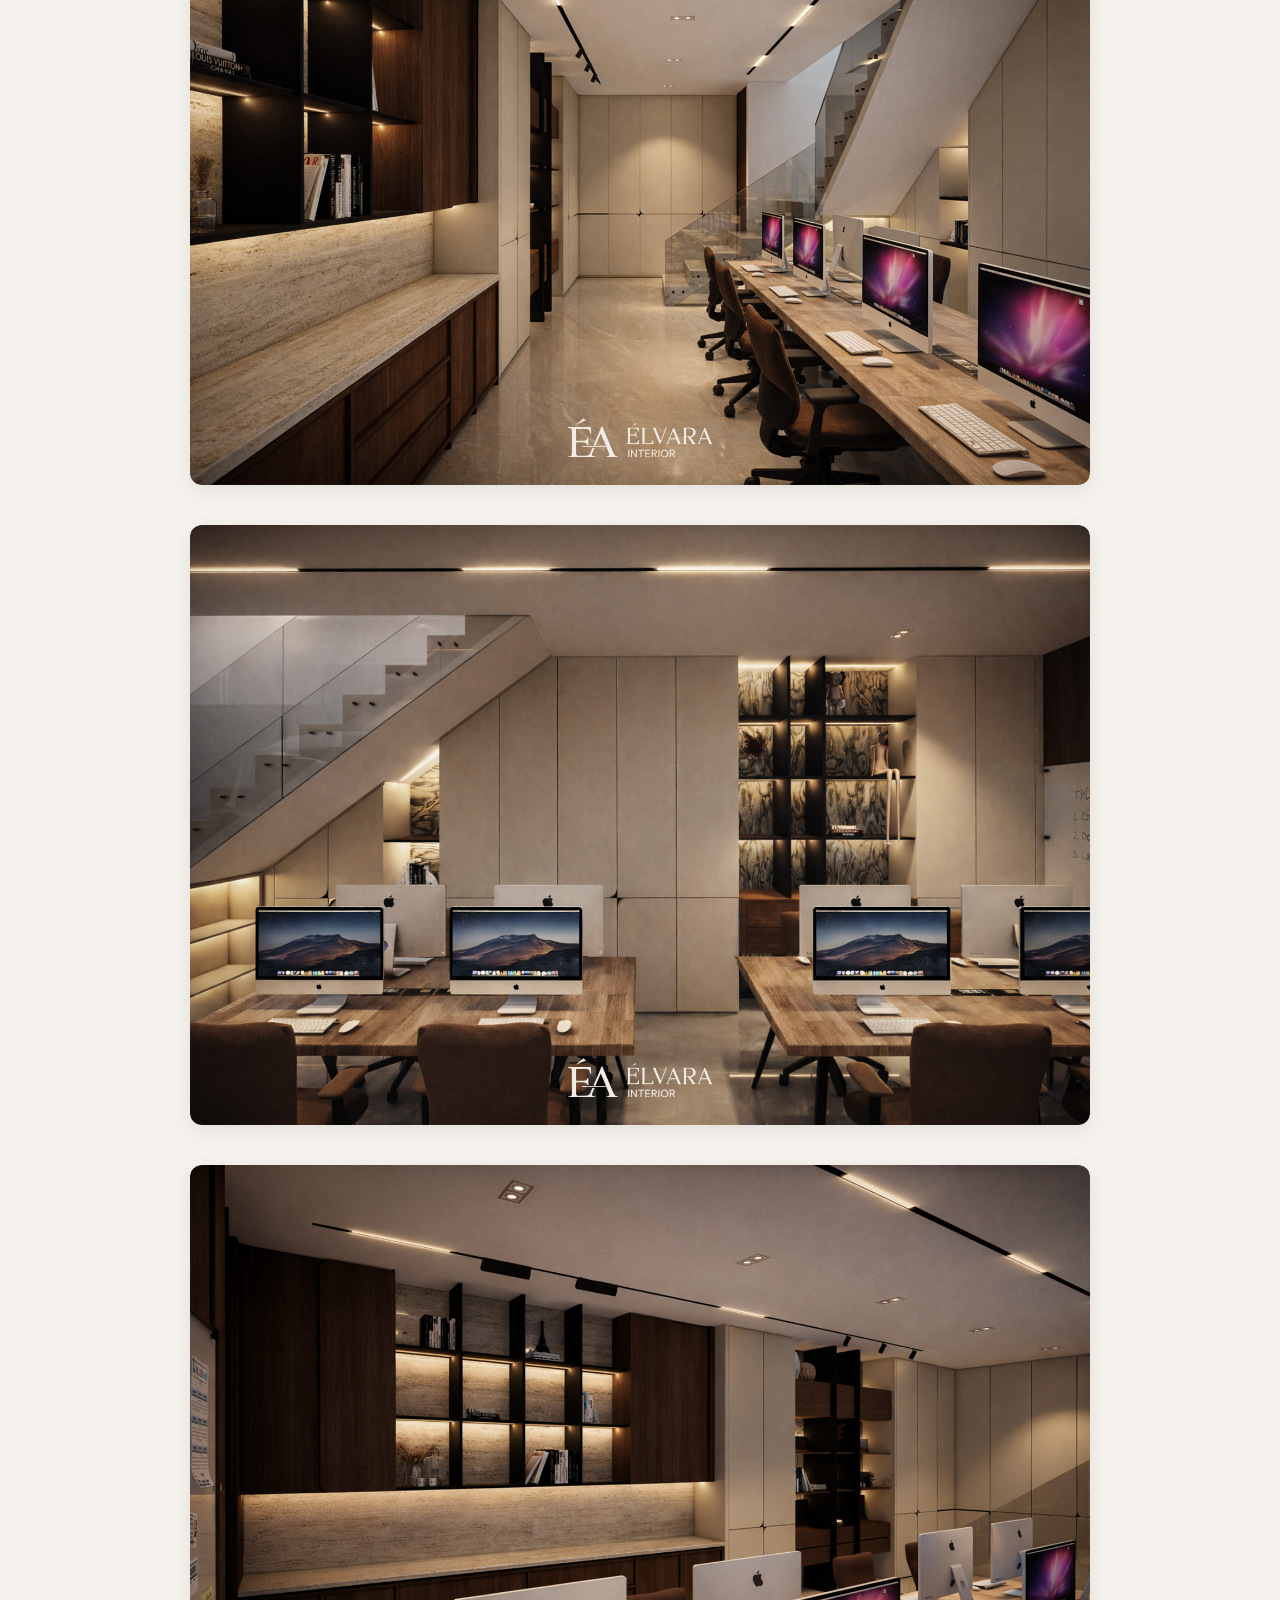
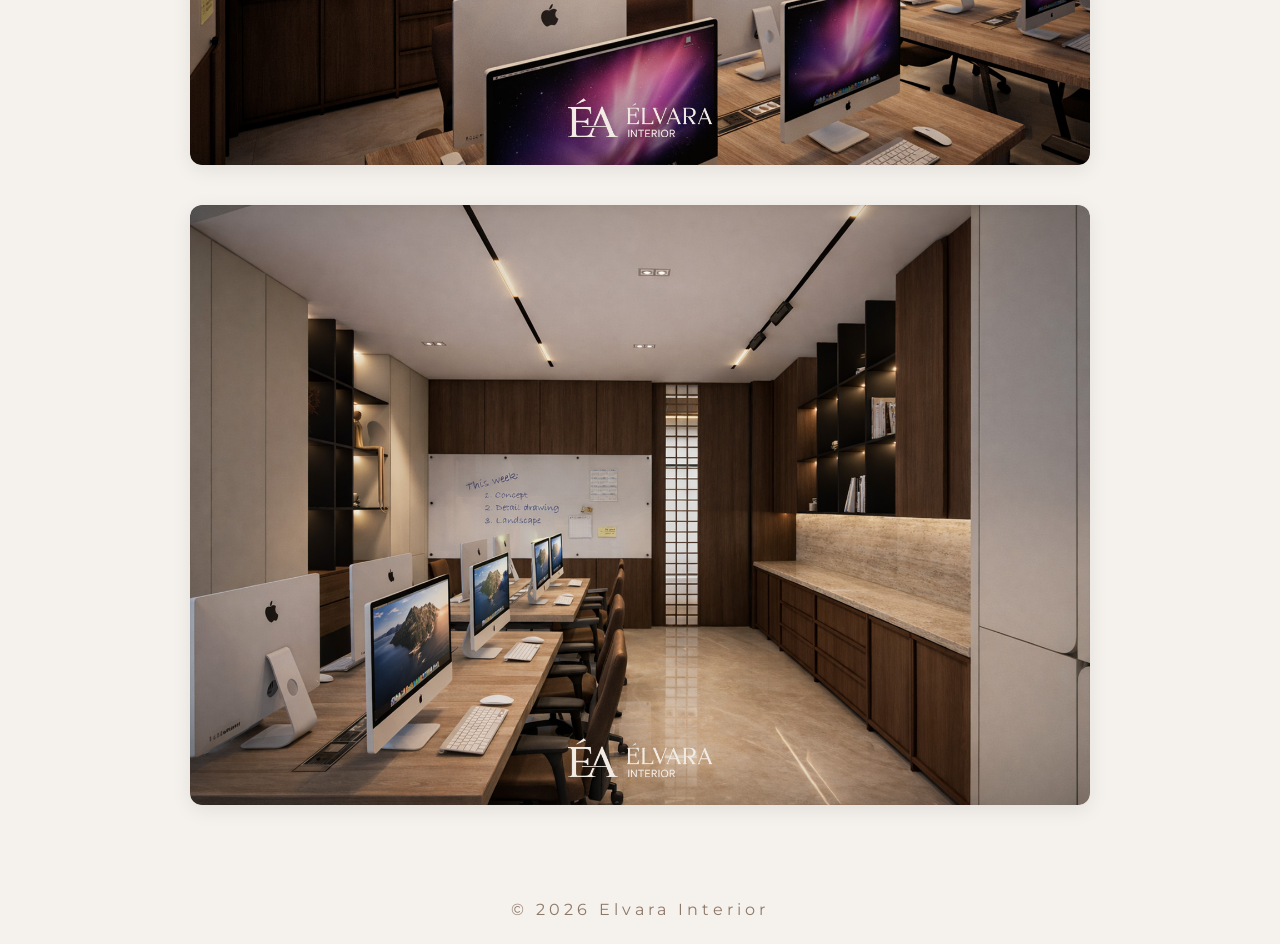
<file: office.html>
<!DOCTYPE html>
<html lang="en">
<head>
    <meta charset="UTF-8">
    <meta name="viewport" content="width=device-width, initial-scale=1.0">
    <link rel="preconnect" href="https://fonts.gstatic.com" crossorigin>

<link href="https://fonts.googleapis.com/css2?family=Cormorant+Garamond:wght@300;400;500;600&family=Montserrat:wght@300;400&display=swap" rel="stylesheet">

<link rel="stylesheet" href="style.css">

<link rel="stylesheet"
href="https://cdnjs.cloudflare.com/ajax/libs/font-awesome/6.5.2/css/all.min.css">
    <title>Kitchen</title>
</head>
<body>
    <header>
        <div class="logo">

            <h1>ÉLVARA</h1>

            <span>INTERIOR</span>

        </div>

        <nav>

            <a href="index.html">Home</a>
            <a href="portfolio.html">Portfolio</a>
            <a href="contact.html">Contact Us</a>

        </nav>
    </header>
        
    <section class="page-title">
        <h2>Office</h2>
    </section>
        <section class="gallery">

            <div class="project">
                <img src="office 1 (2).jpg" alt="">
            </div>

            <div class="project">
                <img src="office 2 (2).jpg" alt="">
            </div>

            <div class="project">
                <img src="office 3 (2).jpg" alt="">
            </div>

            <div class="project">
                <img src="office 4.jpg" alt="">
            </div>

            <div class="project">
                <img src="office 5.jpg" alt="">
            </div>

            <div class="project">
                <img src="office 6.jpg" alt="">
            </div>

           
            
        </section>

    <footer>

        © 2026 Elvara Interior

    </footer>

<script src="script.js"></script>
    
</body>
</html>
</file>
<file: style.css>
:root{

--bg:#F5F1EC;
--primary:#8D7868;
--accent:#E7DDD2;

}

*{
margin:0;
padding:0;
box-sizing:border-box;
}

html{
scroll-behavior:smooth;
}

body{

background:var(--bg);

font-family:'Montserrat',sans-serif;

color:var(--primary);

overflow-x:hidden;

}

/* SPLASH */

#splash{

position:fixed;

top:0;
left:0;

width:100%;
height:100vh;

background:var(--bg);

display:flex;

justify-content:center;
align-items:center;

z-index:9999;

animation:
fadeOut 2s ease forwards;

animation-delay:2s;

}

.splash-content{

text-align:center;

}

.splash-content h1{

font-family:'Cormorant Garamond',serif;

font-size:clamp(4rem,8vw,8rem);

letter-spacing:4px;

}

.splash-content span{

letter-spacing:10px;

display:block;

margin-top:5px;

}

.splash-content p{

margin-top:10px;

letter-spacing:3px;

}

@keyframes fadeOut{

to{

opacity:0;
visibility:hidden;

}

}

/* WEBSITE */

#website{

animation:showWebsite 3s;

}

@keyframes showWebsite{

from{
opacity:0;
}

to{
opacity:1;
}

}

header{

display:flex;

justify-content:space-between;

align-items:center;

padding:25px 7%;

}

.logo h1{

font-family:'Cormorant Garamond',serif;

font-size:3rem;

line-height:.8;

}

.logo span{

letter-spacing:6px;

font-size:.8rem;

}

nav{

display:flex;
gap:30px;

}

nav a{

text-decoration:none;

color:var(--primary);

letter-spacing:2px;

}

/* HERO */

.hero{

padding:0 7%;

}

.hero img{

width:100%;

display:block;

object-fit:cover;

border-radius: 10px;

}

/* ABOUT */

.about{

padding:90px 10%;

text-align:center;

}

.about h2{

font-family:'Cormorant Garamond',serif;

font-size:clamp(2rem,4vw,4rem);

margin-bottom:20px;

}

.about p{

max-width:700px;

margin:auto;

line-height:2;

}

/* WHY */

.why{

padding:90px 7%;

}

.why h2{

text-align:center;

font-family:'Cormorant Garamond',serif;

font-size:clamp(2rem,4vw,4rem);

margin-bottom:60px;

}

.why-grid{

display:grid;

grid-template-columns:1.3fr 1fr;

gap:30px;

}

.slider{

height:520px;

overflow:hidden;

position: relative;

border-radius: 12px;

}

.slider img{

    width:100%;
    height:100%;
    display: block;
    object-fit:cover;

    transition:
        opacity .8s ease,
        transform 8s ease;
}

.slider img.zoom{
    transform: scale(1.08);
}


.slider img.fade{
    opacity:0;
}

.slider::after{

    content:"";

    position:absolute;

    inset:0;

    background:linear-gradient(
        120deg,
        transparent,
        rgba(255,255,255,.85),
        rgba(255,210,150,.45),
        transparent
    );

    transform:translateX(-150%);

    opacity:0;

}

.slider.burn::after{

    animation:burn .8s ease;

}

@keyframes burn{

0%{

opacity:0;

transform:translateX(-150%);

}

40%{

opacity:.9;

}

100%{

opacity:0;

transform:translateX(150%);

}

}


.stats{

display:flex;

flex-direction:column;

gap:18px;


}

.stat-card{

flex:1;

background:var(--accent);

display:flex;

justify-content:center;
align-items:center;

text-align:center;

letter-spacing:3px;

line-height:2;

transition:.3s;

border-radius: 10px;

}

.stat-card:hover{

transform:translateY(-4px);

}

/* SERVICES */

.services{

padding:90px 7%;

text-align:center;

}

.services h2{

font-family:'Cormorant Garamond',serif;

font-size:clamp(2rem,4vw,4rem);

margin-bottom:60px;

}

.accordion{

display:grid;

grid-template-columns:1fr 1fr;

gap:30px;

max-width:900px;

margin:auto;

}

.accordion-btn{

width:100%;

background:none;

border:none;

cursor:pointer;

font-family:'Cormorant Garamond',serif;

font-size:1.5rem;

color:var(--primary);

margin-bottom:10px;

}

.accordion-content{

background:var(--accent);

overflow:hidden;

max-height:0;

transition:.5s;

border-radius:10px;

}

.accordion-content p{

padding:30px;

font-family:'Cormorant Garamond',serif;

font-size:1.4rem;

line-height:1.8;

}

.accordion-item.active .accordion-content{

max-height:220px;

}

/* DISCOVER */

.discover{

padding:80px 7%;

text-align:center;

}

.discover h2{

font-family:'Cormorant Garamond',serif;

font-size:clamp(2rem,4vw,4rem);

margin-bottom:30px;

}

.instagram{

display:flex;

justify-content:center;
align-items:center;

gap:15px;

background:var(--accent);

padding:20px;

text-decoration:none;

color:var(--primary);

font-size:1.5rem;

}

footer{

text-align:center;

padding:25px;

letter-spacing:4px;

}

/* MOBILE */

@media(max-width:768px){

header{

flex-direction: column;
justify-content: center;
gap:18px;
align-items: center;
display: flex;
padding: 20px;

}

nav{

width:100%;
display:flex;
justify-content:center;
margin-top:10px;
flex-wrap: wrap;

}

.logo{
    text-align: center;
}
.logo h1{
    font-size: 2.5rem;
}

.logospan{
    font-size: .65rem;
    letter-spacing: 5px;
}

.why-grid{

    grid-template-columns:1fr;

}

.accordion{

    grid-template-columns:1fr;

}

.slider{

height:320px;

}

}

.portfolio{
    padding: 70px 8%;
    background-color: #f7f2ee;
}

.portfolio h2{
    text-align: center;
    font-family: 'Cormorant Garamond', serif;
    font-size: 42px;
    margin-bottom: 40px;
}

.portfolio-grid{
    display: grid;
    grid-template-columns: repeat(2,1fr);
    gap: 30px;
}

.porfolio-card{
    position: relative;
    overflow: hidden;
    border-radius: 15px;
}

.portfolio-card img{
    width: 100%;
    display: block;
    transition: 4s;
}

.portfolio-card:hover .overlay{

    opacity:1;
}

.overlay h3{
    color: white;
    font-family: 'Cormorant Garamond', serif;
    font-size: 35px;
    letter-spacing: 2px;
}

/* ===========================
   GALLERY PAGE
=========================== */

.back{
    display: inline-block;
    margin: 30px;
    text-decoration: none;
    color: #555;
    font-size: 18px;
}

.gallery{
    width: 100%;
    max-width: 900px;
    margin: auto;
    display: flex;
    flex-direction: column;
    gap: 40px;
    padding-bottom: 70px;
}

.project{
    overflow: hidden;
    border-radius: 12px;
    cursor: pointer;
    transition: .4s ease;
    box-shadow: 0 5px 20px rgba(0,0,0,.08);
}

.project:hover{
    transform: translateY(-8px);
    box-shadow: 0 20px 40px rgba(0,0,0,.15);
}

.project img{
    width: 100%;
    border-radius: 10px;
    display: block;
    transition: transform .8s ease   
}

.project:hover img{
    transform: scale(1.08);
}

.projecy p{
    text-align: center;
    margin-top: 15px;
    font-family: 'Cormorant Garamond', serif;
    font-size: 24px;
}



/* ===== PORTFOLIO ===== */

.portfolio{
    width:90%;
    max-width:1200px;
    margin:80px auto;
}

.portfolio h2{
    text-align:center;
    margin-bottom:40px;
    font-family:'Cormorant Garamond', serif;
    font-size:48px;
    color:#7a6858;
}

.portfolio-grid{
    display:flex;
    flex-direction:column;
    gap:35px;
}

.portfolio-card{
    position:relative;
    display:block;
    overflow:hidden;
    border-radius:8px;
}

.portfolio-card img{
    width:100%;
    display:block;
    transition:.4s;
}

.portfolio-card:hover img{
    transform:scale(1.03);
}

.overlay{

    position:absolute;
    top:0;
    left:0;

    width:100%;
    height:100%;

    display:flex;
    justify-content:center;
    align-items:center;

    background:rgba(0,0,0,0.15);

}

.overlay h3{

    padding:10px 28px;

    background:rgba(180,165,155,.85);

    color:white;

    font-family:'Cormorant Garamond', serif;

    font-size:26px;
    font-weight:400;

    border-radius:4px;

    transition:.3s;

}

.portfolio-card:hover .overlay h3{

    background:#9c8474;
    transform:scale(1.05);

}

.page-title{
    width: 100%;
    display: flex;
    justify-content: center;
    align-items: center;
    margin: 10px 0 30px;
}

.page-title h2{
    margin: 0;
    font-size: 48px;
    font-family: 'Cormorant Garamond', serif;
    color: #7a6756;
}

/* ===== cobain di kitchen ===== */
.slider-container{
    position: relative;
    width: 90%;
    margin: auto;
}
#mainImage{
    width: 100%;
    border-radius: 12px;
    transition: .5s ease;
    box-shadow: 0 10px 30px rgba(0,0,0,.15);
}

.slider-btn{
    position: absolute;
    top: 50%;
    transform: translateY(-50%);
    width: 50px;
    height: 50px;
    border: none;
    border-radius: 50%;
    background: rgba(225,225,225,.9);
    cursor: pointer;
    font-size: 18px;
    transition: .3s;
}

.slide-btn:hover{
    background: #9b806d;
    color: white;
}

.prev{
    left: 20px;
}

.next{
    right: 20px;
}

.thumbnail-container{
    margin-top: 25px;
    display: flex;
    justify-content: center;
    gap: 15px;
    flex-wrap:wrap;
}

.thumbnail{
    width: 110px;
    height: 75px;
    object-fit: cover;
    border-radius: 8px;
    cursor: pointer;
    opacity: .6s;
    transition: .3s;
}

.thumbnail:hover{
    opacity: 1;
    transform: scale(1.08);
}

.thumbnail.active{
    opacity: 1;
    border: 3px solid #9b806d;
}

.ongoing{

    width:70%;
    max-width:850px;
    margin:80px auto;
    gap: 50px;
}

.video-container{

    overflow:hidden;

    border-radius:15px;
    

    box-shadow:0 15px 35px rgba(0,0,0,.15);
}

.video-container video{

    width:100%;

    display:block;

}

.project-info{

    text-align:center;

    margin-top:8px;

    padding-bottom: 40px;

}

.project-info h3{

    margin:0;

    font-family:'Cormorant Garamond', serif;

    font-size:20px;

    font-weight:500;

    color:#7A6756;

}

.project-info p{

    margin-top:8px;
    margin-bottom: 10px;

    font-family:'Montserrat', sans-serif;

    font-size:14px;

    color:#9B8A7A;

    letter-spacing:1px;

}

.contact-grid{

    width:85%;
    max-width:1000px;

    margin:70px auto;

    display:grid;

    grid-template-columns:repeat(auto-fit,minmax(250px,1fr));

    gap:30px;

}

.contact-card{

    background:white;

    padding:45px 30px;

    border-radius:20px;

    text-align:center;

    text-decoration:none;

    color:#7A6756;

    box-shadow:0 10px 25px rgba(0,0,0,.08);

    transition:.4s ease;


}

.contact-card:hover{

    transform:translateY(-10px);

    box-shadow:0 20px 40px rgba(0,0,0,.12);

}

.contact-card i{

    font-size:45px;

    margin-bottom:20px;

    color:#9B806D;

}

.contact-card h3{

    font-family:'Cormorant Garamond',serif;

    font-size:34px;

    margin-bottom:10px;

}

.contact-card p{

    font-family:'Montserrat',sans-serif;

    font-size:15px;

    color:#8E7C6A;

}

.contact-grid a{
    text-decoration: none;
    color: inherit;
}
</file>
